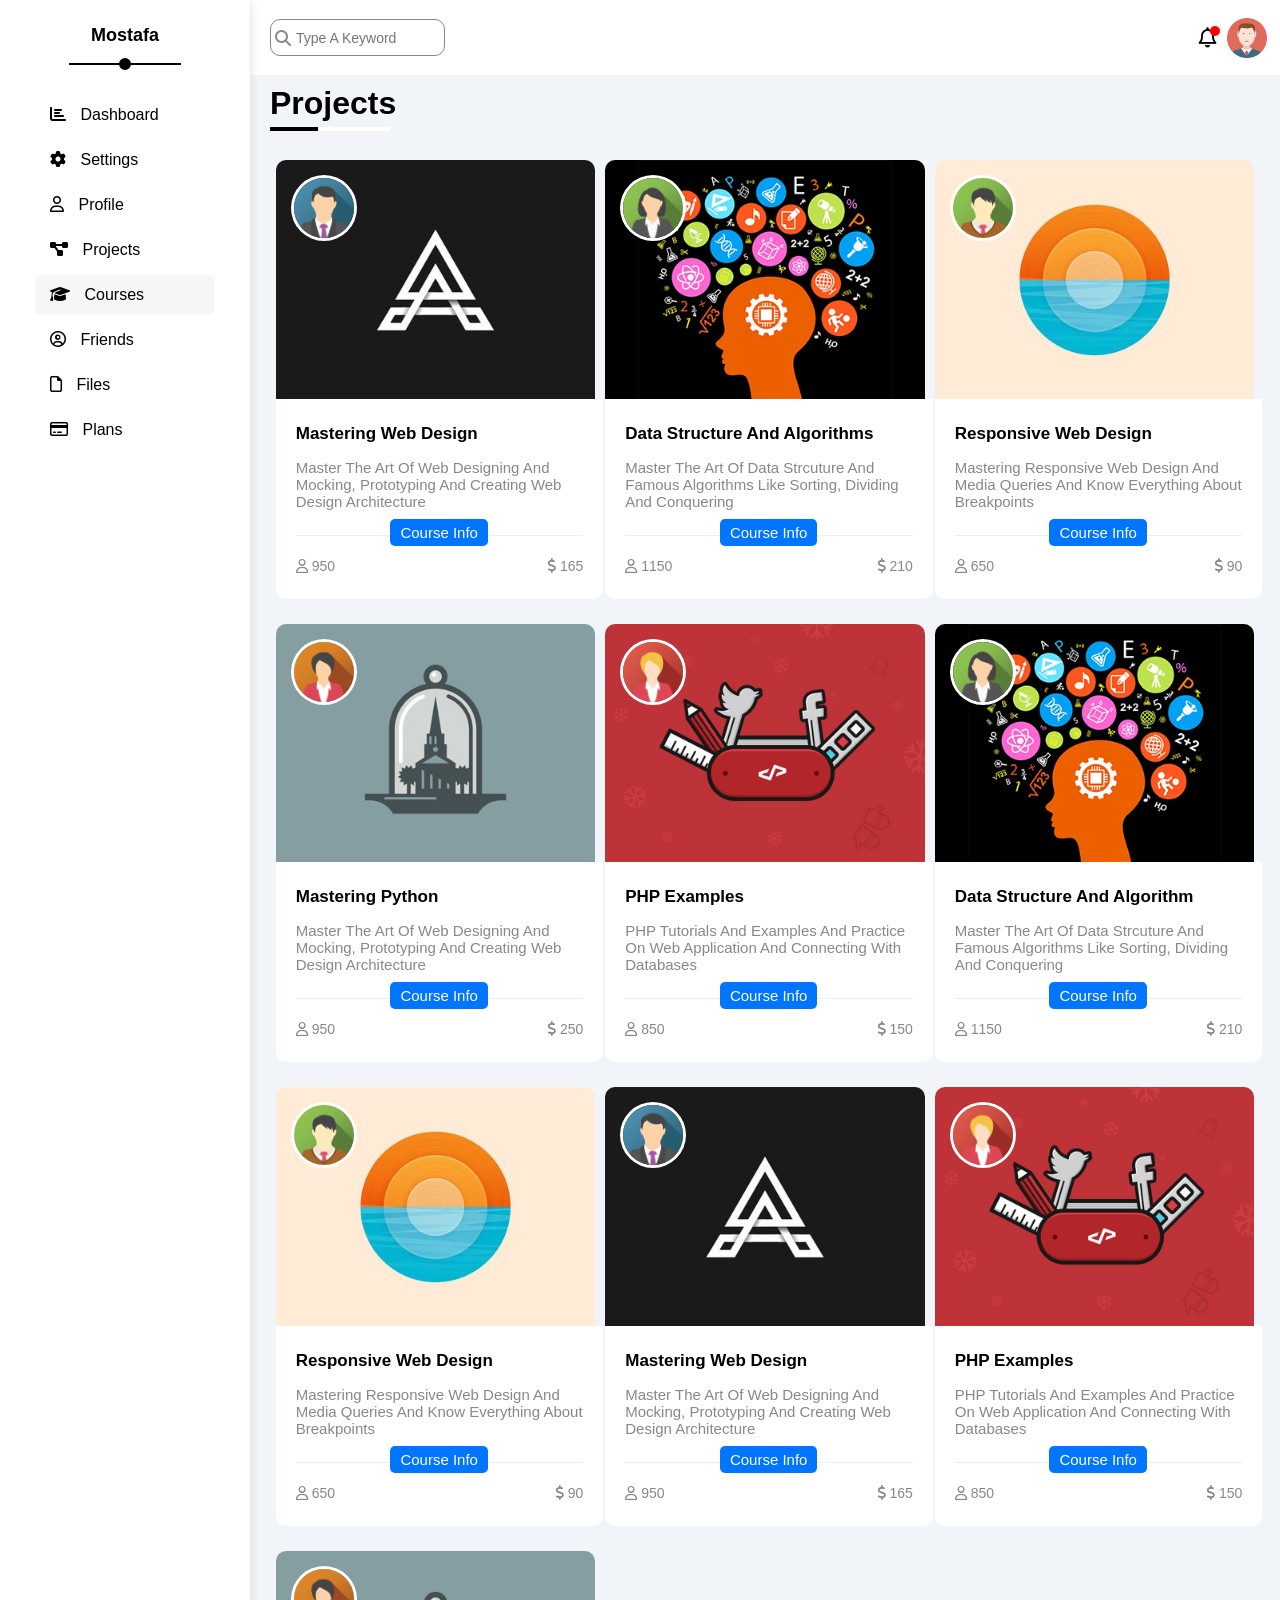
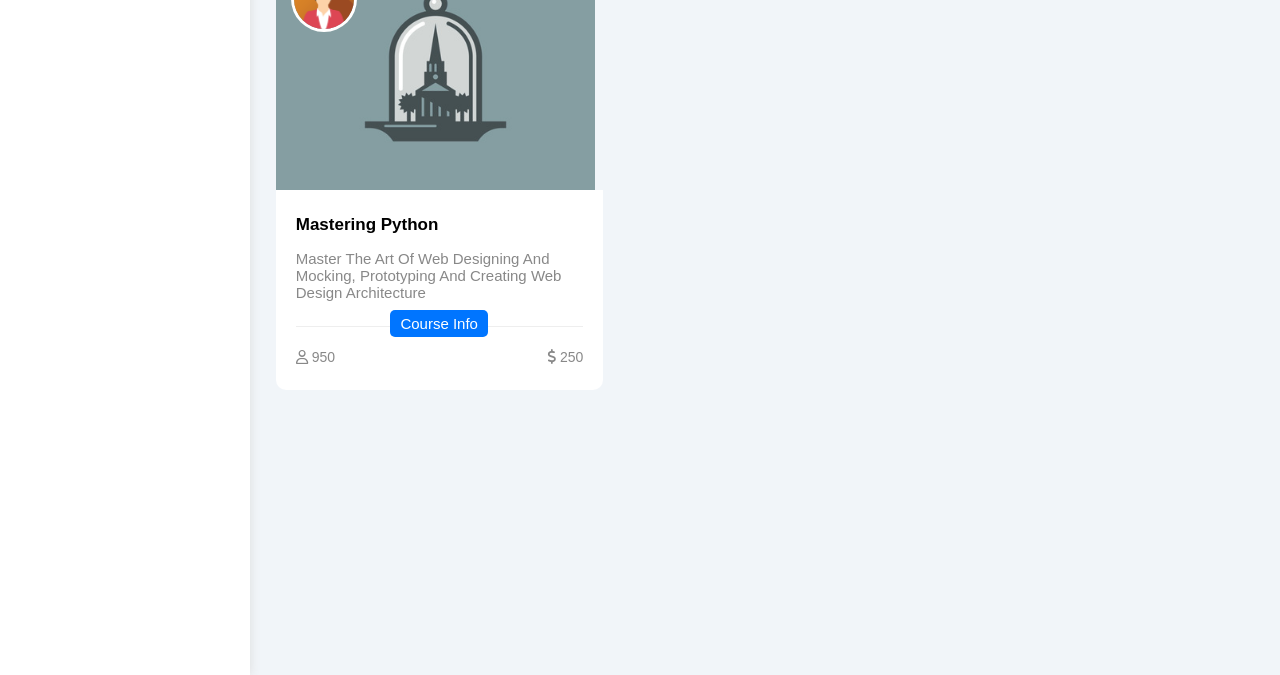
<file: courses.html>
<!DOCTYPE html>
<html lang="en">
    <head>
        <meta charset="UTF-8">
        <meta name="viewport" content="width=device-width, initial-scale=1.0">
        <!-- Normalize File -->
        <link rel="stylesheet" href="https://necolas.github.io/normalize.css/8.0.1/normalize.css">
        <meta name="author" content="Mostafa Hatem Ghonem">
        <!-- Font Awesome -->
        <link rel="stylesheet" href="https://cdnjs.cloudflare.com/ajax/libs/font-awesome/6.5.0/css/all.min.css">
      
        <link rel="stylesheet" href="./CSS/relative.css">
        <link rel="stylesheet" href="./CSS/courses.css">
        <title>Courses</title>
      </head>
<body>
       
  <!-- This is Main Page -->
  <!-- Start Project -->
  <div class="page">
    <!-- Start Aside -->
    <div class="aside">
      <div class="logo">
        Mostafa
      </div>
      <div class="links">
        <ul>
          <li><a href="./dashboard.html">
              <i class="fa-solid fa-chart-bar bar-dashboard"></i>
              <span>Dashboard</span>
            </a></li>
          <li><a href="./setting.html">
              <i class="fa-solid fa-gear bar-setting"></i>
              <span>Settings</span>
            </a></li>
          <li><a href="./profile.html">
              <i class="fa-regular fa-user bar-user"></i>
              <span>Profile</span>
            </a></li>
          <li><a href="./projects.html">
              <i class="fa-solid fa-diagram-project bar-project"></i>
              <span>Projects</span>
            </a></li>
          <li class="active"><a href="./courses.html">
              <i class="fa-solid fa-graduation-cap bar-courses"></i>
              <span>Courses</span>
            </a></li>
          <li><a href="./friends.html" >
              <i class="fa-regular fa-circle-user bar-friends"></i>
              <span>Friends</span>
            </a></li>
          <li><a href="./file.html" >
              <i class="fa-regular fa-file bar-file"></i>
              <span>Files</span>
            </a></li>
          <li><a href="./plane.html">
              <i class="fa-regular fa-credit-card bar-plane"></i>
              <span>Plans</span>
            </a></li>
      </div>
    </div>
    <!-- End Aside -->

    <div class="main">
        <!-- Start head -->
        <div class="head">
          <div class="search">
            <input type="search" placeholder="Type A Keyword">
          </div>
          <div class="user">
            <i class="fa-regular fa-bell bar-bell"></i>
            <img src="./Img/avatar.png" alt="avatar">
          </div>
        </div>
        <!-- End Head -->
  
        <!-- Start Title -->
        <div class="title">
          <h1>Projects</h1>
          <span></span>
        </div>
        <!-- End Title -->
  
        <!-- Start Container -->
         <div class="container-courcers">
            <!-- Start Mastering Web Design -->
             <div class="mastering-web cource">
                <div class="image-logo image">
                    <img src="./Img/course-01.jpg" alt="">
                    <img src="./Img/team-01.png" alt="">
                </div>
                <div class="info">
                    <div class="info-cource">
                    <h3>Mastering Web Design</h3>
                    <p>Master The Art Of Web Designing And Mocking,
                         Prototyping And Creating Web Design Architecture</p>
                </div>
                <div class="course">
                    Course Info
                </div> 
                <div class="member">
                    <div class="users user-1">
                        <i class="fa-regular fa-user"></i>
                        <span>950</span>
                    </div>
                    <div class="price user-1">
                        <i class="fa-solid fa-dollar-sign"></i>
                        <span>165</span>
                    </div>
                </div>
             </div> 
             </div>
            <!-- End Mastering Web Design -->
            <!-- Start Data Structure And Algorithms -->
             <div class="data-structure cource">
                <div class="image-logo image">
                    <img src="./Img/course-02.jpg" alt="">
                    <img src="./Img/team-02.png" alt="">
                </div>
                <div class="info">
                    <div class="info-cource">
                    <h3>Data Structure And Algorithms</h3>
                    <p>Master The Art Of Data Strcuture And Famous
                        Algorithms Like Sorting, Dividing And Conquering</p>
                </div>
                <div class="course">
                    Course Info
                </div> 
                <div class="member">
                    <div class="users user-1">
                        <i class="fa-regular fa-user"></i>
                        <span>1150</span>
                    </div>
                    <div class="price user-1">
                        <i class="fa-solid fa-dollar-sign"></i>
                        <span>210</span>
                    </div>
                </div>
             </div> 
             </div>
            <!-- End Data Structure And Algorithms -->
            <!-- Start Responsive Web Designn -->
             <div class="responsive-web cource">
                <div class="image-logo image">
                    <img src="./Img/course-03.jpg" alt="">
                    <img src="./Img/team-03.png" alt="">
                </div>
                <div class="info">
                    <div class="info-cource">
                    <h3>Responsive Web Design</h3>
                    <p>Mastering Responsive Web Design And Media Queries And Know Everything About Breakpoints</p>
                </div>
                <div class="course">
                    Course Info
                </div> 
                <div class="member">
                    <div class="users user-1">
                        <i class="fa-regular fa-user"></i>
                        <span>650</span>
                    </div>
                    <div class="price user-1">
                        <i class="fa-solid fa-dollar-sign"></i>
                        <span>90</span>
                    </div>
                </div>
             </div> 
             </div>
            <!-- End Responsive Web Design -->
            <!-- Start Mastering Python -->
             <div class="mastering-python cource">
                <div class="image-logo image">
                    <img src="./Img/course-04.jpg" alt="">
                    <img src="./Img/team-04.png" alt="">
                </div>
                <div class="info">
                    <div class="info-cource">
                    <h3>Mastering Python</h3>
                    <p>Master The Art Of Web Designing And Mocking,
                         Prototyping And Creating Web Design Architecture</p>
                </div>
                <div class="course">
                    Course Info
                </div> 
                <div class="member">
                    <div class="users user-1">
                        <i class="fa-regular fa-user"></i>
                        <span>950</span>
                    </div>
                    <div class="price user-1">
                        <i class="fa-solid fa-dollar-sign"></i>
                        <span>250</span>
                    </div>
                </div>
             </div> 
             </div>
            <!-- End Mastering Python -->
            <!-- Start PHP Examples -->
             <div class="php-examples cource">
                <div class="image-logo image">
                    <img src="./Img/course-05.jpg" alt="">
                    <img src="./Img/team-05.png" alt="">
                </div>
                <div class="info">
                    <div class="info-cource">
                    <h3>PHP Examples</h3>
                    <p>PHP Tutorials And Examples And Practice On Web Application And Connecting With Databases</p>
                </div>
                <div class="course">
                    Course Info
                </div> 
                <div class="member">
                    <div class="users user-1">
                        <i class="fa-regular fa-user"></i>
                        <span>850</span>
                    </div>
                    <div class="price user-1">
                        <i class="fa-solid fa-dollar-sign"></i>
                        <span>150</span>
                    </div>
                </div>
             </div> 
             </div>
            <!-- End PHP Examples -->
            <!-- Start Data Structure And Algorithm -->
             <div class="data-structure cource">
                <div class="image-logo image">
                    <img src="./Img/course-02.jpg" alt="">
                    <img src="./Img/team-02.png" alt="">
                </div>
                <div class="info">
                    <div class="info-cource">
                    <h3>Data Structure And Algorithm</h3>
                    <p>Master The Art Of Data Strcuture And Famous Algorithms Like Sorting, Dividing And Conquering</p>
                </div>
                <div class="course">
                    Course Info
                </div> 
                <div class="member">
                    <div class="users user-1">
                        <i class="fa-regular fa-user"></i>
                        <span>1150</span>
                    </div>
                    <div class="price user-1">
                        <i class="fa-solid fa-dollar-sign"></i>
                        <span>210</span>
                    </div>
                </div>
             </div> 
             </div>
            <!-- End Data Structure And Algorithm -->
            <!-- Start Responsive Web Designn -->
            <div class="responsive-web cource">
                <div class="image-logo image">
                    <img src="./Img/course-03.jpg" alt="">
                    <img src="./Img/team-03.png" alt="">
                </div>
                <div class="info">
                    <div class="info-cource">
                    <h3>Responsive Web Design</h3>
                    <p>Mastering Responsive Web Design And Media Queries And Know Everything About Breakpoints</p>
                </div>
                <div class="course">
                    Course Info
                </div> 
                <div class="member">
                    <div class="users user-1">
                        <i class="fa-regular fa-user"></i>
                        <span>650</span>
                    </div>
                    <div class="price user-1">
                        <i class="fa-solid fa-dollar-sign"></i>
                        <span>90</span>
                    </div>
                </div>
             </div> 
            </div>
            <!-- End Responsive Web Design -->
            <!-- Start Mastering Web Design -->
            <div class="mastering-web cource">
                <div class="image-logo image">
                    <img src="./Img/course-01.jpg" alt="">
                    <img src="./Img/team-01.png" alt="">
                </div>
                <div class="info">
                    <div class="info-cource">
                    <h3>Mastering Web Design</h3>
                    <p>Master The Art Of Web Designing And Mocking,
                         Prototyping And Creating Web Design Architecture</p>
                        </div>
                        <div class="course">
                            Course Info
                        </div> 
                        <div class="member">
                            <div class="users user-1">
                                <i class="fa-regular fa-user"></i>
                                <span>950</span>
                            </div>
                            <div class="price user-1">
                                <i class="fa-solid fa-dollar-sign"></i>
                                <span>165</span>
                            </div>
                        </div>
                    </div>
            </div> 
                    <!-- End Mastering Web Design -->
                    <!-- Start PHP Examples -->
                    <div class="php-examples cource">
                        <div class="image-logo image">
                            <img src="./Img/course-05.jpg" alt="">
                            <img src="./Img/team-05.png" alt="">
                        </div>
                        <div class="info">
                            <div class="info-cource">
                            <h3>PHP Examples</h3>
                            <p>PHP Tutorials And Examples And Practice On Web Application And Connecting With Databases</p>
                        </div>
                        <div class="course">
                            Course Info
                        </div> 
                        <div class="member">
                            <div class="users user-1">
                                <i class="fa-regular fa-user"></i>
                                <span>850</span>
                            </div>
                            <div class="price user-1">
                                <i class="fa-solid fa-dollar-sign"></i>
                                <span>150</span>
                            </div>
                        </div>
                     </div> 
                    </div>
                    <!-- End PHP Examples -->
                    <!-- Start Mastering Python -->
                    <div class="mastering-python cource">
                        <div class="image-logo image">
                            <img src="./Img/course-04.jpg" alt="">
                            <img src="./Img/team-04.png" alt="">
                        </div>
                        <div class="info">
                            <div class="info-cource">
                            <h3>Mastering Python</h3>
                            <p>Master The Art Of Web Designing And Mocking,
                         Prototyping And Creating Web Design Architecture</p>
                </div>
                <div class="course">
                    Course Info
                </div> 
                <div class="member">
                    <div class="users user-1">
                        <i class="fa-regular fa-user"></i>
                        <span>950</span>
                    </div>
                    <div class="price user-1">
                        <i class="fa-solid fa-dollar-sign"></i>
                        <span>250</span>
                    </div>
                </div>
             </div> 
                    </div>
            <!-- End Mastering Python -->
         </div>
</body>
</html>
</file>
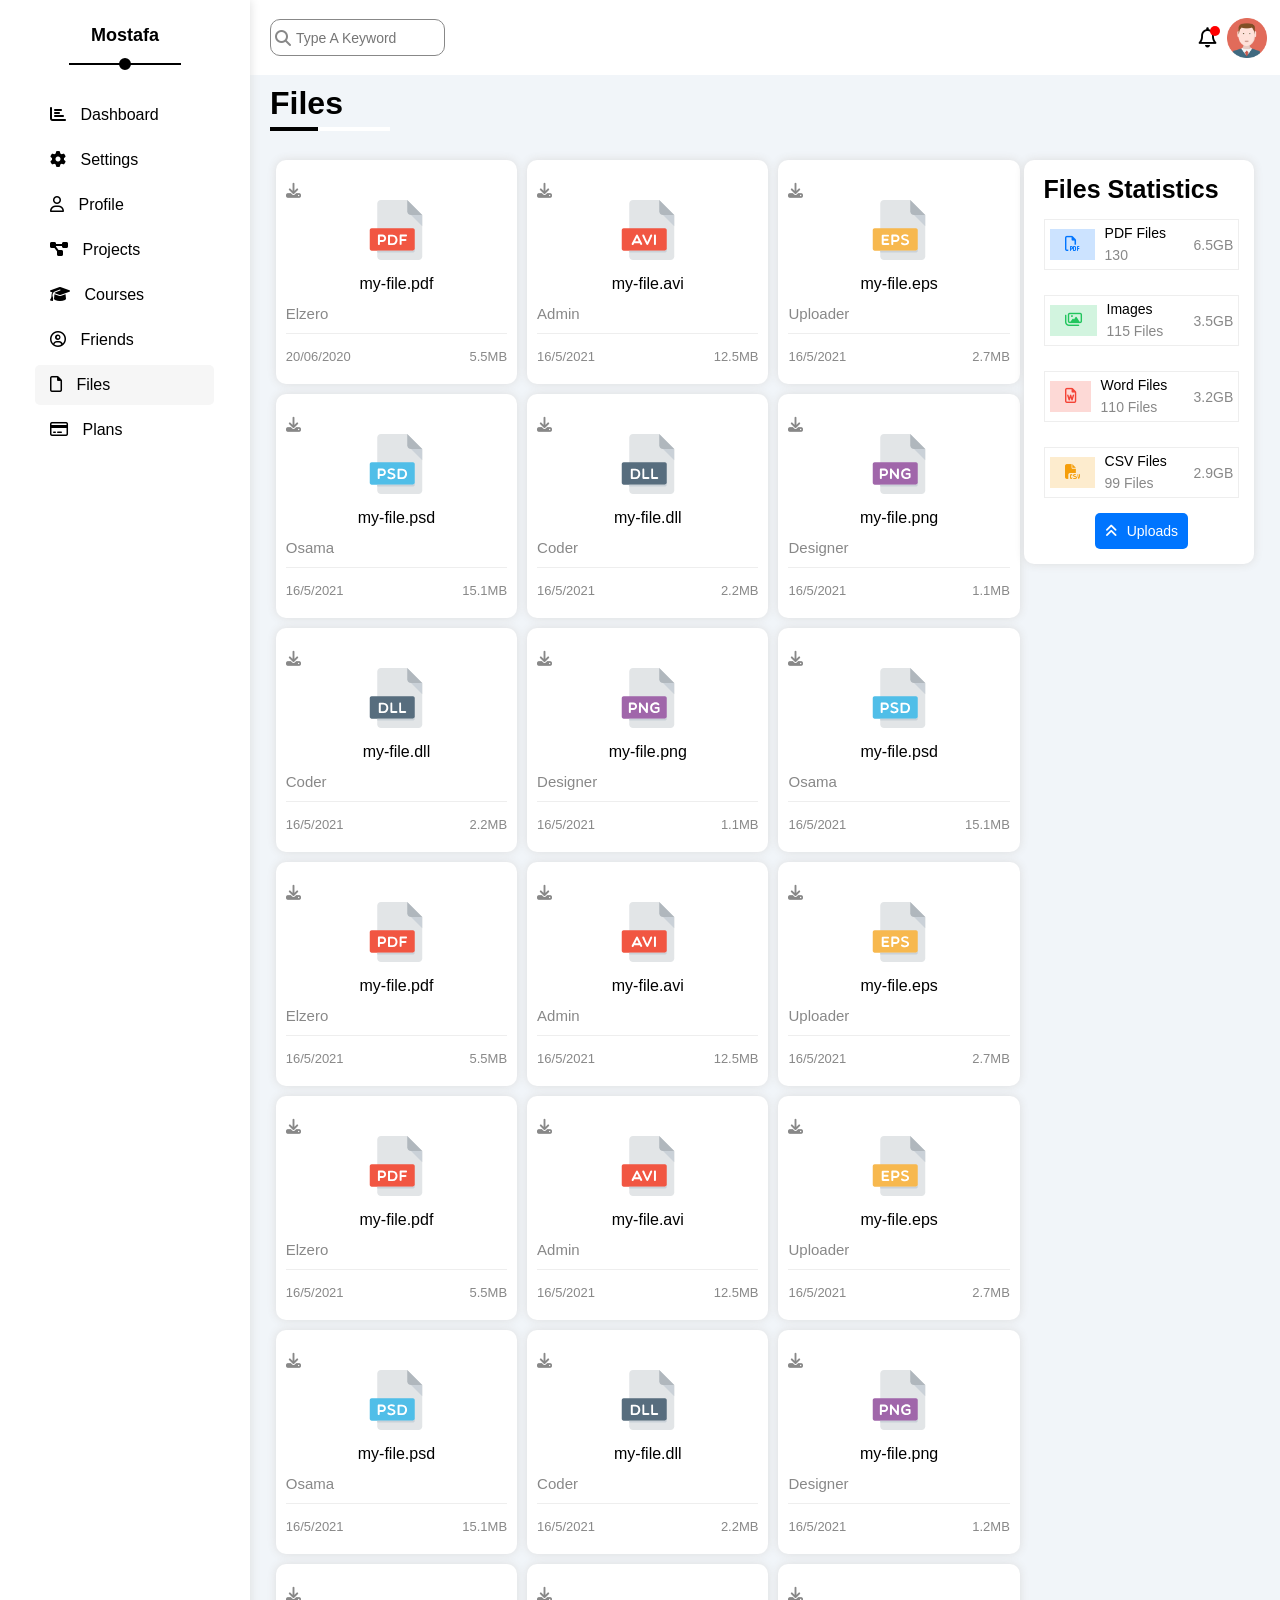
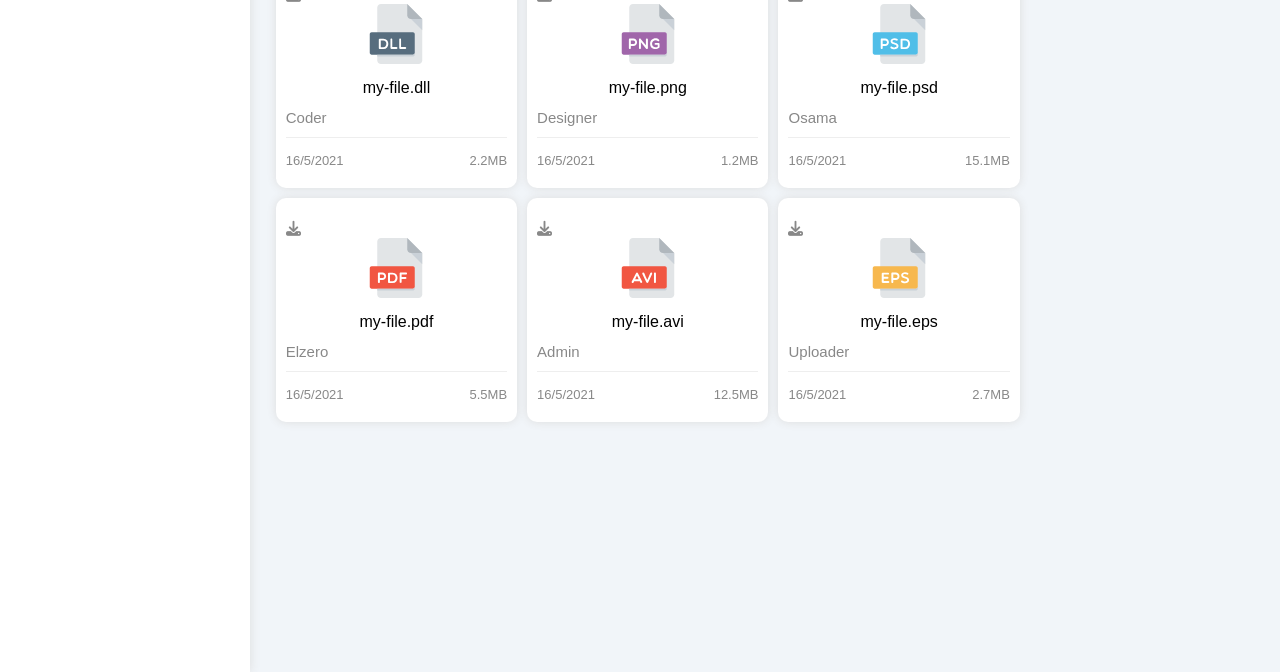
<file: file.html>
<!DOCTYPE html>
<html lang="en">

<head>
    <meta charset="UTF-8">
    <meta name="viewport" content="width=device-width, initial-scale=1.0">
    <!-- Normalize File -->
    <link rel="stylesheet" href="https://necolas.github.io/normalize.css/8.0.1/normalize.css">
    <meta name="author" content="Mostafa Hatem Ghonem">
    <!-- Font Awesome -->
    <link rel="stylesheet" href="https://cdnjs.cloudflare.com/ajax/libs/font-awesome/6.5.0/css/all.min.css">

    <link rel="stylesheet" href="./CSS/relative.css">
    <link rel="stylesheet" href="./CSS/file.css">
    <title>Files</title>
</head>

<body>
    <!-- This is Main Page -->
    <!-- Start Project -->
    <div class="page">
        <!-- Start Aside -->
        <div class="aside">
            <div class="logo">
                Mostafa
            </div>
            <div class="links">
                <ul>
                    <li><a href="./dashboard.html">
                            <i class="fa-solid fa-chart-bar bar-dashboard"></i>
                            <span>Dashboard</span>
                        </a></li>
                    <li><a href="./setting.html">
                            <i class="fa-solid fa-gear bar-setting"></i>
                            <span>Settings</span>
                        </a></li>
                    <li><a href="./profile.html">
                            <i class="fa-regular fa-user bar-user"></i>
                            <span>Profile</span>
                        </a></li>
                    <li><a href="./projects.html">
                            <i class="fa-solid fa-diagram-project bar-project"></i>
                            <span>Projects</span>
                        </a></li>
                    <li><a href="./courses.html">
                            <i class="fa-solid fa-graduation-cap bar-courses"></i>
                            <span>Courses</span>
                        </a></li>
                    <li><a href="./friends.html">
                            <i class="fa-regular fa-circle-user bar-friends"></i>
                            <span>Friends</span>
                        </a></li>
                    <li class="active"><a href="./file.html">
                            <i class="fa-regular fa-file bar-file"></i>
                            <span>Files</span>
                        </a></li>
                    <li><a href="./plane.html">
                            <i class="fa-regular fa-credit-card bar-plane"></i>
                            <span>Plans</span>
                        </a></li>
            </div>
        </div>
        <!-- End Aside -->

        <div class="main">
            <!-- Start head -->
            <div class="head">
                <div class="search">
                    <input type="search" placeholder="Type A Keyword">
                </div>
                <div class="user">
                    <i class="fa-regular fa-bell bar-bell"></i>
                    <img src="./Img/avatar.png" alt="avatar">
                </div>
            </div>
            <!-- End Head -->

            <!-- Start Title -->
            <div class="title">
                <h1>Files</h1>
                <span></span>
            </div>
            <!-- End Title -->
            <!-- Start Container -->
            <div class="container-files">
                <div class="files">
                    <div class="file">
                        <div class="main-file">
                            <div class="download">
                                <i class="fa-solid fa-download c-grey p-absolute"></i>
                            </div>
                            <div class="info-file">
                                <img src="./Img/pdf.svg" alt="">
                                <span>my-file.pdf</span>
                            </div>
                            <div class="name">
                                Elzero
                            </div>
                        </div>
                        <div class="bottom-file">
                            <span class="data">20/06/2020</span>
                            <span class="size">5.5MB</span>
                        </div>
                    </div>
                    <div class="file">
                        <div class="main-file">
                            <div class="download">
                                <i class="fa-solid fa-download c-grey p-absolute"></i>
                            </div>
                            <div class="info-file">
                                <img src="./Img/avi.svg" alt="">
                                <span>my-file.avi</span>
                            </div>
                            <div class="name">
                                Admin
                            </div>
                        </div>
                        <div class="bottom-file">
                            <span class="data">16/5/2021</span>
                            <span class="size">12.5MB</span>
                        </div>
                    </div>
                    <div class="file">
                        <div class="main-file">
                            <div class="download">
                                <i class="fa-solid fa-download c-grey p-absolute"></i>
                            </div>
                            <div class="info-file">
                                <img src="./Img/eps.svg" alt="">
                                <span>my-file.eps</span>
                            </div>
                            <div class="name">
                                Uploader
                            </div>
                        </div>
                        <div class="bottom-file">
                            <span class="data">16/5/2021</span>
                            <span class="size">2.7MB</span>
                        </div>
                    </div>
                    <div class="file">
                        <div class="main-file">
                            <div class="download">
                                <i class="fa-solid fa-download c-grey p-absolute"></i>
                            </div>
                            <div class="info-file">
                                <img src="./Img/psd.svg" alt="">
                                <span>my-file.psd</span>
                            </div>
                            <div class="name">
                                Osama
                            </div>
                        </div>
                        <div class="bottom-file">
                            <span class="data">16/5/2021</span>
                            <span class="size">15.1MB</span>
                        </div>
                    </div>
                    <div class="file">
                        <div class="main-file">
                            <div class="download">
                                <i class="fa-solid fa-download c-grey p-absolute"></i>
                            </div>
                            <div class="info-file">
                                <img src="./Img/dll.svg" alt="">
                                <span>my-file.dll</span>
                            </div>
                            <div class="name">
                                Coder
                            </div>
                        </div>
                        <div class="bottom-file">
                            <span class="data">16/5/2021</span>
                            <span class="size">2.2MB</span>
                        </div>
                    </div>
                    <div class="file">
                        <div class="main-file">
                            <div class="download">
                                <i class="fa-solid fa-download c-grey p-absolute"></i>
                            </div>
                            <div class="info-file">
                                <img src="./Img/png.svg" alt="">
                                <span>my-file.png</span>
                            </div>
                            <div class="name">
                                Designer
                            </div>
                        </div>
                        <div class="bottom-file">
                            <span class="data">16/5/2021</span>
                            <span class="size">1.1MB</span>
                        </div>
                    </div>
                    <div class="file">
                        <div class="main-file">
                            <div class="download">
                                <i class="fa-solid fa-download c-grey p-absolute"></i>
                            </div>
                            <div class="info-file">
                                <img src="./Img/dll.svg" alt="">
                                <span>my-file.dll</span>
                            </div>
                            <div class="name">
                                Coder
                            </div>
                        </div>
                        <div class="bottom-file">
                            <span class="data">16/5/2021</span>
                            <span class="size">2.2MB</span>
                        </div>
                    </div>
                    <div class="file">
                        <div class="main-file">
                            <div class="download">
                                <i class="fa-solid fa-download c-grey p-absolute"></i>
                            </div>
                            <div class="info-file">
                                <img src="./Img/png.svg" alt="">
                                <span>my-file.png</span>
                            </div>
                            <div class="name">
                                Designer
                            </div>
                        </div>
                        <div class="bottom-file">
                            <span class="data">16/5/2021</span>
                            <span class="size">1.1MB</span>
                        </div>
                    </div>
                    <div class="file">
                        <div class="main-file">
                            <div class="download">
                                <i class="fa-solid fa-download c-grey p-absolute"></i>
                            </div>
                            <div class="info-file">
                                <img src="./Img/psd.svg" alt="">
                                <span>my-file.psd</span>
                            </div>
                            <div class="name">
                                Osama
                            </div>
                        </div>
                        <div class="bottom-file">
                            <span class="data">16/5/2021</span>
                            <span class="size">15.1MB</span>
                        </div>
                    </div>
                    <div class="file">
                        <div class="main-file">
                            <div class="download">
                                <i class="fa-solid fa-download c-grey p-absolute"></i>
                            </div>
                            <div class="info-file">
                                <img src="./Img/pdf.svg" alt="">
                                <span>my-file.pdf</span>
                            </div>
                            <div class="name">
                                Elzero
                            </div>
                        </div>
                        <div class="bottom-file">
                            <span class="data">16/5/2021</span>
                            <span class="size">5.5MB</span>
                        </div>
                    </div>
                    <div class="file">
                        <div class="main-file">
                            <div class="download">
                                <i class="fa-solid fa-download c-grey p-absolute"></i>
                            </div>
                            <div class="info-file">
                                <img src="./Img/avi.svg" alt="">
                                <span>my-file.avi</span>
                            </div>
                            <div class="name">
                                Admin
                            </div>
                        </div>
                        <div class="bottom-file">
                            <span class="data">16/5/2021</span>
                            <span class="size">12.5MB</span>
                        </div>
                    </div>
                    <div class="file">
                        <div class="main-file">
                            <div class="download">
                                <i class="fa-solid fa-download c-grey p-absolute"></i>
                            </div>
                            <div class="info-file">
                                <img src="./Img/eps.svg" alt="">
                                <span>my-file.eps</span>
                            </div>
                            <div class="name">
                                Uploader
                            </div>
                        </div>
                        <div class="bottom-file">
                            <span class="data">16/5/2021</span>
                            <span class="size">2.7MB</span>
                        </div>
                    </div>
                    <div class="file">
                        <div class="main-file">
                            <div class="download">
                                <i class="fa-solid fa-download c-grey p-absolute"></i>
                            </div>
                            <div class="info-file">
                                <img src="./Img/pdf.svg" alt="">
                                <span>my-file.pdf</span>
                            </div>
                            <div class="name">
                                Elzero
                            </div>
                        </div>
                        <div class="bottom-file">
                            <span class="data">16/5/2021</span>
                            <span class="size">5.5MB</span>
                        </div>
                    </div>
                    <div class="file">
                        <div class="main-file">
                            <div class="download">
                                <i class="fa-solid fa-download c-grey p-absolute"></i>
                            </div>
                            <div class="info-file">
                                <img src="./Img/avi.svg" alt="">
                                <span>my-file.avi</span>
                            </div>
                            <div class="name">
                                Admin
                            </div>
                        </div>
                        <div class="bottom-file">
                            <span class="data">16/5/2021</span>
                            <span class="size">12.5MB</span>
                        </div>
                    </div>
                    <div class="file">
                        <div class="main-file">
                            <div class="download">
                                <i class="fa-solid fa-download c-grey p-absolute"></i>
                            </div>
                            <div class="info-file">
                                <img src="./Img/eps.svg" alt="">
                                <span>my-file.eps</span>
                            </div>
                            <div class="name">
                                Uploader
                            </div>
                        </div>
                        <div class="bottom-file">
                            <span class="data">16/5/2021</span>
                            <span class="size">2.7MB</span>
                        </div>
                    </div>
                    <div class="file">
                        <div class="main-file">
                            <div class="download">
                                <i class="fa-solid fa-download c-grey p-absolute"></i>
                            </div>
                            <div class="info-file">
                                <img src="./Img/psd.svg" alt="">
                                <span>my-file.psd</span>
                            </div>
                            <div class="name">
                                Osama
                            </div>
                        </div>
                        <div class="bottom-file">
                            <span class="data">16/5/2021</span>
                            <span class="size">15.1MB</span>
                        </div>
                    </div>
                    <div class="file">
                        <div class="main-file">
                            <div class="download">
                                <i class="fa-solid fa-download c-grey p-absolute"></i>
                            </div>
                            <div class="info-file">
                                <img src="./Img/dll.svg" alt="">
                                <span>my-file.dll</span>
                            </div>
                            <div class="name">
                                Coder
                            </div>
                        </div>
                        <div class="bottom-file">
                            <span class="data">16/5/2021</span>
                            <span class="size">2.2MB</span>
                        </div>
                    </div>
                    <div class="file">
                        <div class="main-file">
                            <div class="download">
                                <i class="fa-solid fa-download c-grey p-absolute"></i>
                            </div>
                            <div class="info-file">
                                <img src="./Img/png.svg" alt="">
                                <span>my-file.png</span>
                            </div>
                            <div class="name">
                                Designer
                            </div>
                        </div>
                        <div class="bottom-file">
                            <span class="data">16/5/2021</span>
                            <span class="size">1.2MB</span>
                        </div>
                    </div>
                    <div class="file">
                        <div class="main-file">
                            <div class="download">
                                <i class="fa-solid fa-download c-grey p-absolute"></i>
                            </div>
                            <div class="info-file">
                                <img src="./Img/dll.svg" alt="">
                                <span>my-file.dll</span>
                            </div>
                            <div class="name">
                                Coder
                            </div>
                        </div>
                        <div class="bottom-file">
                            <span class="data">16/5/2021</span>
                            <span class="size">2.2MB</span>
                        </div>
                    </div>
                    <div class="file">
                        <div class="main-file">
                            <div class="download">
                                <i class="fa-solid fa-download c-grey p-absolute"></i>
                            </div>
                            <div class="info-file">
                                <img src="./Img/png.svg" alt="">
                                <span>my-file.png</span>
                            </div>
                            <div class="name">
                                Designer
                            </div>
                        </div>
                        <div class="bottom-file">
                            <span class="data">16/5/2021</span>
                            <span class="size">1.2MB</span>
                        </div>
                    </div>
                    <div class="file">
                        <div class="main-file">
                            <div class="download">
                                <i class="fa-solid fa-download c-grey p-absolute"></i>
                            </div>
                            <div class="info-file">
                                <img src="./Img/psd.svg" alt="">
                                <span>my-file.psd</span>
                            </div>
                            <div class="name">
                                Osama
                            </div>
                        </div>
                        <div class="bottom-file">
                            <span class="data">16/5/2021</span>
                            <span class="size">15.1MB</span>
                        </div>
                    </div>
                    <div class="file">
                        <div class="main-file">
                            <div class="download">
                                <i class="fa-solid fa-download c-grey p-absolute"></i>
                            </div>
                            <div class="info-file">
                                <img src="./Img/pdf.svg" alt="">
                                <span>my-file.pdf</span>
                            </div>
                            <div class="name">
                                Elzero
                            </div>
                        </div>
                        <div class="bottom-file">
                            <span class="data">16/5/2021</span>
                            <span class="size">5.5MB</span>
                        </div>
                    </div>
                    <div class="file">
                        <div class="main-file">
                            <div class="download">
                                <i class="fa-solid fa-download c-grey p-absolute"></i>
                            </div>
                            <div class="info-file">
                                <img src="./Img/avi.svg" alt="">
                                <span>my-file.avi</span>
                            </div>
                            <div class="name">
                                Admin
                            </div>
                        </div>
                        <div class="bottom-file">
                            <span class="data">16/5/2021</span>
                            <span class="size">12.5MB</span>
                        </div>
                    </div>
                    <div class="file">
                        <div class="main-file">
                            <div class="download">
                                <i class="fa-solid fa-download c-grey p-absolute"></i>
                            </div>
                            <div class="info-file">
                                <img src="./Img/eps.svg" alt="">
                                <span>my-file.eps</span>
                            </div>
                            <div class="name">
                                Uploader
                            </div>
                        </div>
                        <div class="bottom-file">
                            <span class="data">16/5/2021</span>
                            <span class="size">2.7MB</span>
                        </div>
                    </div>
                </div>
                <div class="statistics">
                    <h3>Files Statistics</h3>
                    <div class="lists">
                        <div class="list">
                            <div class="info">
                                <i class="fa-regular fa-file-pdf fa-lg blue center-flex c-blue icon"></i>
                                <div class="info-list">
                                    <h4>PDF Files</h4>
                                    <span>130</span>
                                </div>
                            </div>
                            <span class="size-of">6.5GB</span>
                        </div>
                        <div class="list">
                            <div class="info">
                                <i class="fa-regular fa-images fa-lg green center-flex c-green icon"></i>
                                <div class="info-list">
                                    <h4>Images</h4>
                                    <span>115 Files</span>
                                </div>
                            </div>
                            <span class="size-of">3.5GB</span>
                        </div>
                        <div class="list">
                            <div class="info">
                                <i class="fa-regular fa-file-word fa-lg red center-flex c-red icon"></i>
                                <div class="info-list">
                                    <h4>Word Files</h4>
                                    <span>110 Files</span>
                                </div>
                            </div>
                            <span class="size-of">3.2GB</span>
                        </div>
                        <div class="list">
                            <div class="info">
                                <i class="fa-solid fa-file-csv fa-lg orange center-flex c-orange icon"></i>
                                <div class="info-list">
                                    <h4>CSV Files</h4>
                                    <span>99 Files</span>
                                </div>
                            </div>
                            <span class="size-of">2.9GB</span>
                        </div>
                    </div>
                    <div class="uploads">
                        <a href="./file.html"><i class="fa-solid fa-angles-up mr-10"></i> Uploads</a>
                    </div>
                </div>
            </div>
        </div>
    </div>
</body>
</html>
</file>
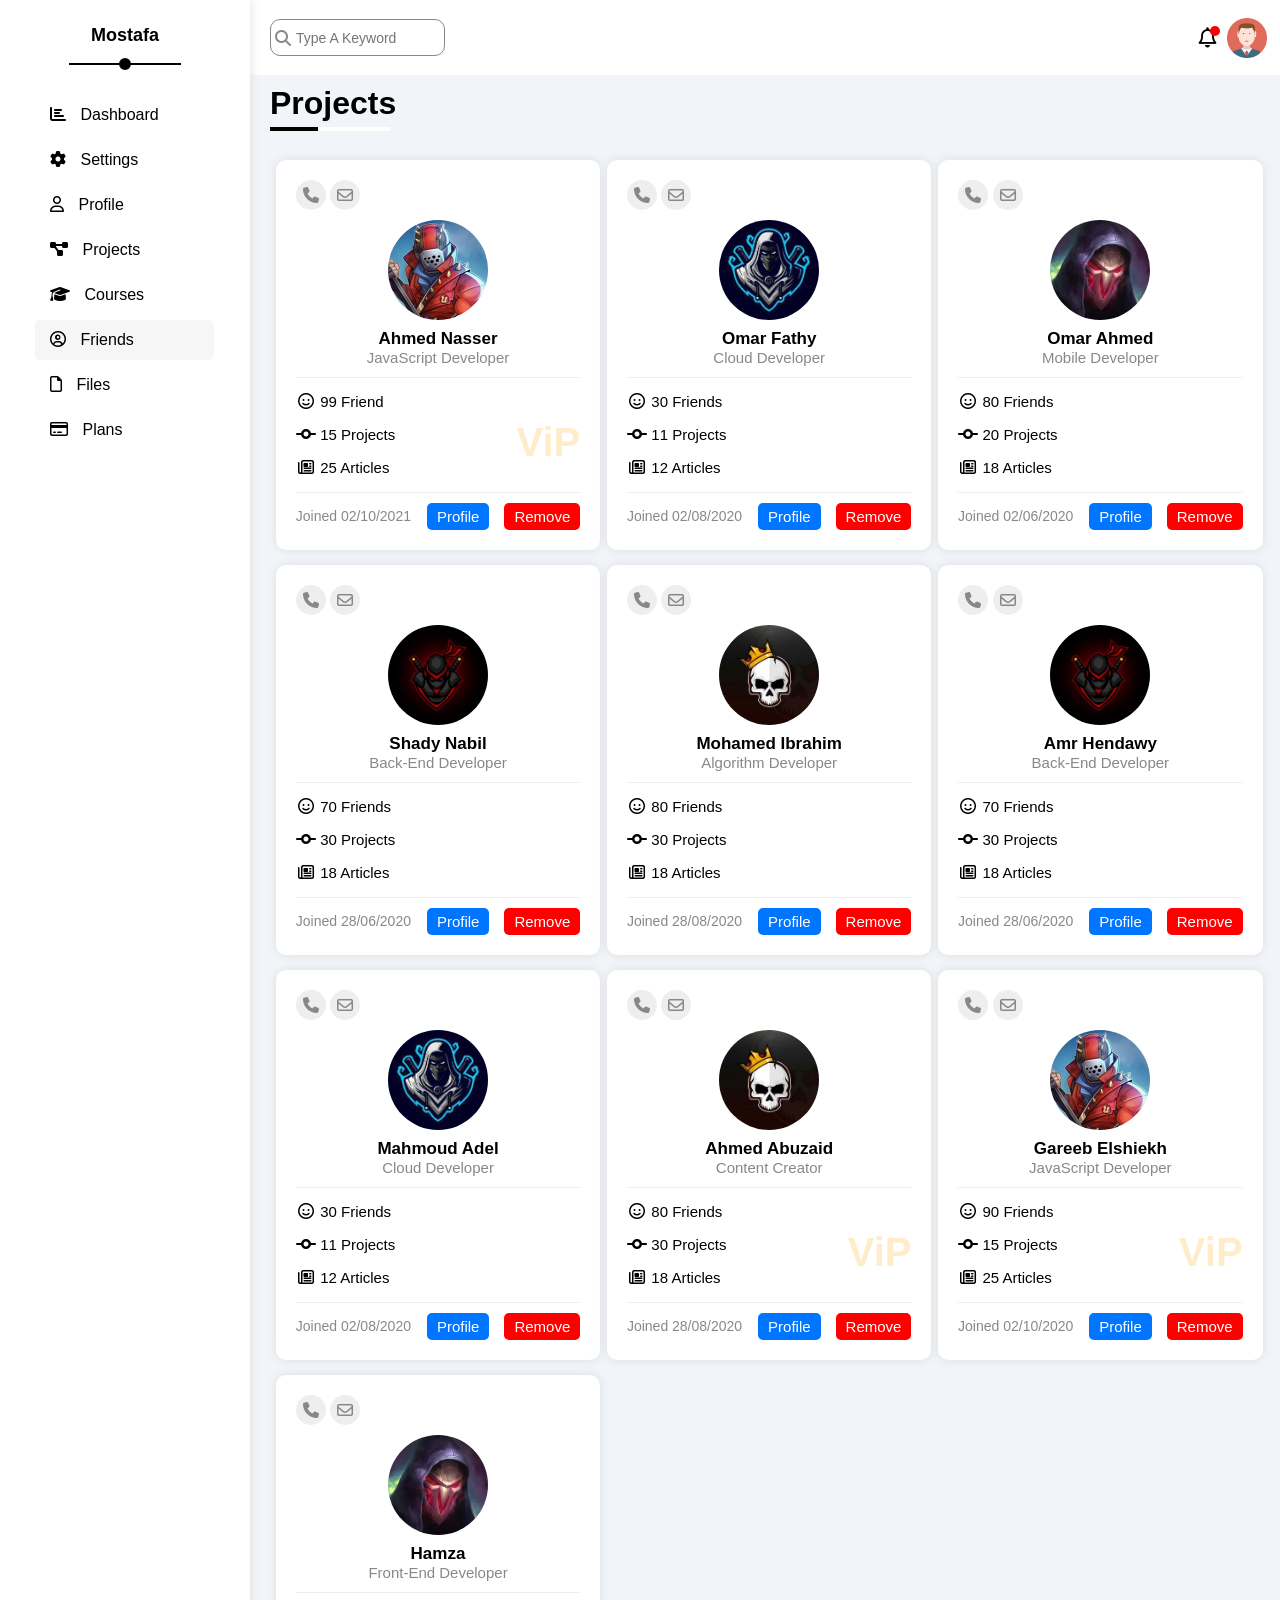
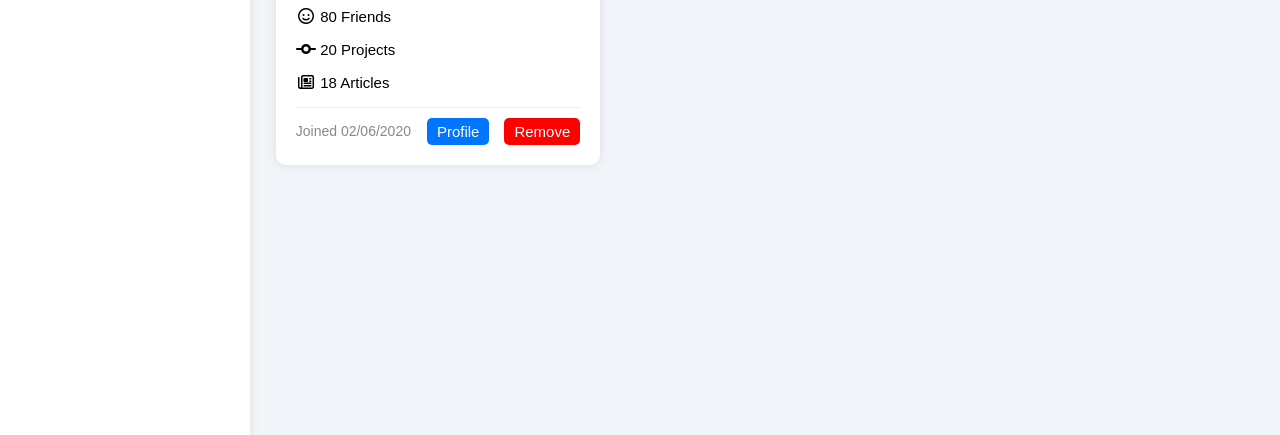
<file: friends.html>
<!DOCTYPE html>
<html lang="en">
    <head>
        <meta charset="UTF-8">
        <meta name="viewport" content="width=device-width, initial-scale=1.0">
        <!-- Normalize File -->
        <link rel="stylesheet" href="https://necolas.github.io/normalize.css/8.0.1/normalize.css">
        <meta name="author" content="Mostafa Hatem Ghonem">
        <!-- Font Awesome -->
        <link rel="stylesheet" href="https://cdnjs.cloudflare.com/ajax/libs/font-awesome/6.5.0/css/all.min.css">
      
        <link rel="stylesheet" href="./CSS/relative.css">
        <link rel="stylesheet" href="./CSS/frindes.css">
        <title>Friends</title>
      </head>
<body>
           
  <!-- This is Main Page -->
  <!-- Start Project -->
  <div class="page">
    <!-- Start Aside -->
    <div class="aside">
      <div class="logo">
        Mostafa
      </div>
      <div class="links">
        <ul>
          <li><a href="./dashboard.html">
              <i class="fa-solid fa-chart-bar bar-dashboard"></i>
              <span>Dashboard</span>
            </a></li>
          <li><a href="./setting.html">
              <i class="fa-solid fa-gear bar-setting"></i>
              <span>Settings</span>
            </a></li>
          <li><a href="./profile.html">
              <i class="fa-regular fa-user bar-user"></i>
              <span>Profile</span>
            </a></li>
          <li><a href="./projects.html">
              <i class="fa-solid fa-diagram-project bar-project"></i>
              <span>Projects</span>
            </a></li>
          <li><a href="./courses.html">
              <i class="fa-solid fa-graduation-cap bar-courses"></i>
              <span>Courses</span>
            </a></li>
          <li class="active"><a href="./friends.html" >
              <i class="fa-regular fa-circle-user bar-friends"></i>
              <span>Friends</span>
            </a></li>
          <li><a href="./file.html" >
              <i class="fa-regular fa-file bar-file"></i>
              <span>Files</span>
            </a></li>
          <li><a href="./plane.html">
              <i class="fa-regular fa-credit-card bar-plane"></i>
              <span>Plans</span>
            </a></li>
      </div>
    </div>
    <!-- End Aside -->

    <div class="main">
        <!-- Start head -->
        <div class="head">
          <div class="search">
            <input type="search" placeholder="Type A Keyword">
          </div>
          <div class="user">
            <i class="fa-regular fa-bell bar-bell"></i>
            <img src="./Img/avatar.png" alt="avatar">
          </div>
        </div>
        <!-- End Head -->
  
        <!-- Start Title -->
        <div class="title">
          <h1>Projects</h1>
          <span></span>
        </div>
        <!-- End Title -->
  
        <!-- Start Container -->
         <div class="container-frindes">
            <div class="secion-friend">
                <div class="contact">
                    <i class="fa-solid fa-phone"></i>
                    <i class="fa-regular fa-envelope"></i>
                </div>
                <div class="profile">
                    <div class="image">
                        <img src="./Img/friend-01.jpg" alt="">
                    </div>
                    <div class="title-name">
                        <h3>Ahmed Nasser</h3>
                        <span>JavaScript Developer</span>
                    </div>
                </div>
                <div class="status">
                    <div class="lists">
                        <div class="status-list">
                            <i class="fa-regular fa-face-smile fa-fw"></i>
                            <span> 99 Friend</span>
                        </div>
                        <div class="status-list">
                            <i class="fa-solid fa-code-commit fa-fw"></i>
                            <span> 15 Projects</span>
                        </div>
                        <div class="status-list">
                            <i class="fa-regular fa-newspaper fa-fw"></i>
                            <span> 25 Articles</span>
                        </div>
                    </div>
                    <div class="vip">
                        ViP
                    </div>
                </div>
                <div class="control-section">
                    <div class="joined">Joined 02/10/2021</div>
                    <div class="control">
                        <a href="./profile.html">Profile</a>
                        <a href="./friends.html">Remove</a>
                    </div>
                </div>
            </div>
            <div class="secion-friend">
                <div class="contact">
                    <i class="fa-solid fa-phone"></i>
                    <i class="fa-regular fa-envelope"></i>
                </div>
                <div class="profile">
                    <div class="image">
                        <img src="./Img/friend-02.jpg" alt="">
                    </div>
                    <div class="title-name">
                        <h3>Omar Fathy</h3>
                        <span>Cloud Developer</span>
                    </div>
                </div>
                <div class="status">
                    <div class="lists">
                        <div class="status-list">
                            <i class="fa-regular fa-face-smile fa-fw"></i>
                            <span> 30 Friends</span>
                        </div>
                        <div class="status-list">
                            <i class="fa-solid fa-code-commit fa-fw"></i>
                            <span> 11 Projects</span>
                        </div>
                        <div class="status-list">
                            <i class="fa-regular fa-newspaper fa-fw"></i>
                            <span> 12 Articles</span>
                        </div>
                    </div>
                    <div class="vip">
                        
                    </div>
                </div>
                <div class="control-section">
                    <div class="joined">Joined 02/08/2020</div>
                    <div class="control">
                        <a href="./profile.html">Profile</a>
                        <a href="./friends.html">Remove</a>
                    </div>
                </div>
            </div>
            <div class="secion-friend">
                <div class="contact">
                    <i class="fa-solid fa-phone"></i>
                    <i class="fa-regular fa-envelope"></i>
                </div>
                <div class="profile">
                    <div class="image">
                        <img src="./Img/friend-03.jpg" alt="">
                    </div>
                    <div class="title-name">
                        <h3>Omar Ahmed</h3>
                        <span>Mobile Developer</span>
                    </div>
                </div>
                <div class="status">
                    <div class="lists">
                        <div class="status-list">
                            <i class="fa-regular fa-face-smile fa-fw"></i>
                            <span> 80 Friends</span>
                        </div>
                        <div class="status-list">
                            <i class="fa-solid fa-code-commit fa-fw"></i>
                            <span> 20 Projects</span>
                        </div>
                        <div class="status-list">
                            <i class="fa-regular fa-newspaper fa-fw"></i>
                            <span> 18 Articles</span>
                        </div>
                    </div>
                    <div class="vip">

                    </div>
                </div>
                <div class="control-section">
                    <div class="joined">Joined 02/06/2020</div>
                    <div class="control">
                        <a href="./profile.html">Profile</a>
                        <a href="./friends.html">Remove</a>
                    </div>
                </div>
            </div>
            <div class="secion-friend">
                <div class="contact">
                    <i class="fa-solid fa-phone"></i>
                    <i class="fa-regular fa-envelope"></i>
                </div>
                <div class="profile">
                    <div class="image">
                        <img src="./Img/friend-04.jpg" alt="">
                    </div>
                    <div class="title-name">
                        <h3>Shady Nabil</h3>
                        <span>Back-End Developer</span>
                    </div>
                </div>
                <div class="status">
                    <div class="lists">
                        <div class="status-list">
                            <i class="fa-regular fa-face-smile fa-fw"></i>
                            <span> 70 Friends</span>
                        </div>
                        <div class="status-list">
                            <i class="fa-solid fa-code-commit fa-fw"></i>
                            <span> 30 Projects</span>
                        </div>
                        <div class="status-list">
                            <i class="fa-regular fa-newspaper fa-fw"></i>
                            <span> 18 Articles</span>
                        </div>
                    </div>
                    <div class="vip">
                        
                    </div>
                </div>
                <div class="control-section">
                    <div class="joined">Joined 28/06/2020</div>
                    <div class="control">
                        <a href="./profile.html">Profile</a>
                        <a href="./friends.html">Remove</a>
                    </div>
                </div>
            </div>
            <div class="secion-friend">
                <div class="contact">
                    <i class="fa-solid fa-phone"></i>
                    <i class="fa-regular fa-envelope"></i>
                </div>
                <div class="profile">
                    <div class="image">
                        <img src="./Img/friend-05.jpg" alt="">
                    </div>
                    <div class="title-name">
                        <h3>Mohamed Ibrahim</h3>
                        <span>Algorithm Developer</span>
                    </div>
                </div>
                <div class="status">
                    <div class="lists">
                        <div class="status-list">
                            <i class="fa-regular fa-face-smile fa-fw"></i>
                            <span> 80 Friends</span>
                        </div>
                        <div class="status-list">
                            <i class="fa-solid fa-code-commit fa-fw"></i>
                            <span> 30 Projects</span>
                        </div>
                        <div class="status-list">
                            <i class="fa-regular fa-newspaper fa-fw"></i>
                            <span> 18 Articles</span>
                        </div>
                    </div>
                    <div class="vip">
                        
                    </div>
                </div>
                <div class="control-section">
                    <div class="joined">Joined 28/08/2020</div>
                    <div class="control">
                        <a href="./profile.html">Profile</a>
                        <a href="./friends.html">Remove</a>
                    </div>
                </div>
            </div>
            <div class="secion-friend">
                <div class="contact">
                    <i class="fa-solid fa-phone"></i>
                    <i class="fa-regular fa-envelope"></i>
                </div>
                <div class="profile">
                    <div class="image">
                        <img src="./Img/friend-04.jpg" alt="">
                    </div>
                    <div class="title-name">
                        <h3>Amr Hendawy</h3>
                        <span>Back-End Developer</span>
                    </div>
                </div>
                <div class="status">
                    <div class="lists">
                        <div class="status-list">
                            <i class="fa-regular fa-face-smile fa-fw"></i>
                            <span> 70 Friends</span>
                        </div>
                        <div class="status-list">
                            <i class="fa-solid fa-code-commit fa-fw"></i>
                            <span> 30 Projects</span>
                        </div>
                        <div class="status-list">
                            <i class="fa-regular fa-newspaper fa-fw"></i>
                            <span>18 Articles</span>
                        </div>
                    </div>
                    <div class="vip">
                        
                    </div>
                </div>
                <div class="control-section">
                    <div class="joined">Joined 28/06/2020</div>
                    <div class="control">
                        <a href="./profile.html">Profile</a>
                        <a href="./friends.html">Remove</a>
                    </div>
                </div>
            </div>
            <div class="secion-friend">
                <div class="contact">
                    <i class="fa-solid fa-phone"></i>
                    <i class="fa-regular fa-envelope"></i>
                </div>
                <div class="profile">
                    <div class="image">
                        <img src="./Img/friend-02.jpg" alt="">
                    </div>
                    <div class="title-name">
                        <h3>Mahmoud Adel</h3>
                        <span>Cloud Developer</span>
                    </div>
                </div>
                <div class="status">
                    <div class="lists">
                        <div class="status-list">
                            <i class="fa-regular fa-face-smile fa-fw"></i>
                            <span> 30 Friends</span>
                        </div>
                        <div class="status-list">
                            <i class="fa-solid fa-code-commit fa-fw"></i>
                            <span> 11 Projects</span>
                        </div>
                        <div class="status-list">
                            <i class="fa-regular fa-newspaper fa-fw"></i>
                            <span> 12 Articles</span>
                        </div>
                    </div>
                    <div class="vip">
                        
                    </div>
                </div>
                <div class="control-section">
                    <div class="joined">Joined 02/08/2020</div>
                    <div class="control">
                        <a href="./profile.html">Profile</a>
                        <a href="./friends.html">Remove</a>
                    </div>
                </div>
            </div>
            <div class="secion-friend">
                <div class="contact">
                    <i class="fa-solid fa-phone"></i>
                    <i class="fa-regular fa-envelope"></i>
                </div>
                <div class="profile">
                    <div class="image">
                        <img src="./Img/friend-05.jpg" alt="">
                    </div>
                    <div class="title-name">
                        <h3>Ahmed Abuzaid</h3>
                        <span>Content Creator</span>
                    </div>
                </div>
                <div class="status">
                    <div class="lists">
                        <div class="status-list">
                            <i class="fa-regular fa-face-smile fa-fw"></i>
                            <span> 80 Friends</span>
                        </div>
                        <div class="status-list">
                            <i class="fa-solid fa-code-commit fa-fw"></i>
                            <span> 30 Projects</span>
                        </div>
                        <div class="status-list">
                            <i class="fa-regular fa-newspaper fa-fw"></i>
                            <span> 18 Articles</span>
                        </div>
                    </div>
                    <div class="vip">
                        ViP
                    </div>
                </div>
                <div class="control-section">
                    <div class="joined">Joined 28/08/2020</div>
                    <div class="control">
                        <a href="./profile.html">Profile</a>
                        <a href="./friends.html">Remove</a>
                    </div>
                </div>
            </div>
            <div class="secion-friend">
                <div class="contact">
                    <i class="fa-solid fa-phone"></i>
                    <i class="fa-regular fa-envelope"></i>
                </div>
                <div class="profile">
                    <div class="image">
                        <img src="./Img/friend-01.jpg" alt="">
                    </div>
                    <div class="title-name">
                        <h3>Gareeb Elshiekh</h3>
                        <span>JavaScript Developer</span>
                    </div>
                </div>
                <div class="status">
                    <div class="lists">
                        <div class="status-list">
                            <i class="fa-regular fa-face-smile fa-fw"></i>
                            <span> 90 Friends</span>
                        </div>
                        <div class="status-list">
                            <i class="fa-solid fa-code-commit fa-fw"></i>
                            <span> 15 Projects</span>
                        </div>
                        <div class="status-list">
                            <i class="fa-regular fa-newspaper fa-fw"></i>
                            <span> 25 Articles</span>
                        </div>
                    </div>
                    <div class="vip">
                        ViP
                    </div>
                </div>
                <div class="control-section">
                    <div class="joined">Joined 02/10/2020</div>
                    <div class="control">
                        <a href="./profile.html">Profile</a>
                        <a href="./friends.html">Remove</a>
                    </div>
                </div>
            </div>
            <div class="secion-friend">
                <div class="contact">
                    <i class="fa-solid fa-phone"></i>
                    <i class="fa-regular fa-envelope"></i>
                </div>
                <div class="profile">
                    <div class="image">
                        <img src="./Img/friend-03.jpg" alt="">
                    </div>
                    <div class="title-name">
                        <h3>Hamza</h3>
                        <span>Front-End Developer</span>
                    </div>
                </div>
                <div class="status">
                    <div class="lists">
                        <div class="status-list">
                            <i class="fa-regular fa-face-smile fa-fw"></i>
                            <span> 80 Friends</span>
                        </div>
                        <div class="status-list">
                            <i class="fa-solid fa-code-commit fa-fw"></i>
                            <span> 20 Projects</span>
                        </div>
                        <div class="status-list">
                            <i class="fa-regular fa-newspaper fa-fw"></i>
                            <span> 18 Articles</span>
                        </div>
                    </div>
                    <div class="vip">
                        
                    </div>
                </div>
                <div class="control-section">
                    <div class="joined">Joined 02/06/2020</div>
                    <div class="control">
                        <a href="./profile.html">Profile</a>
                        <a href="./friends.html">Remove</a>
                    </div>
                </div>
            </div>
         </div>
</body>
</html>
</file>
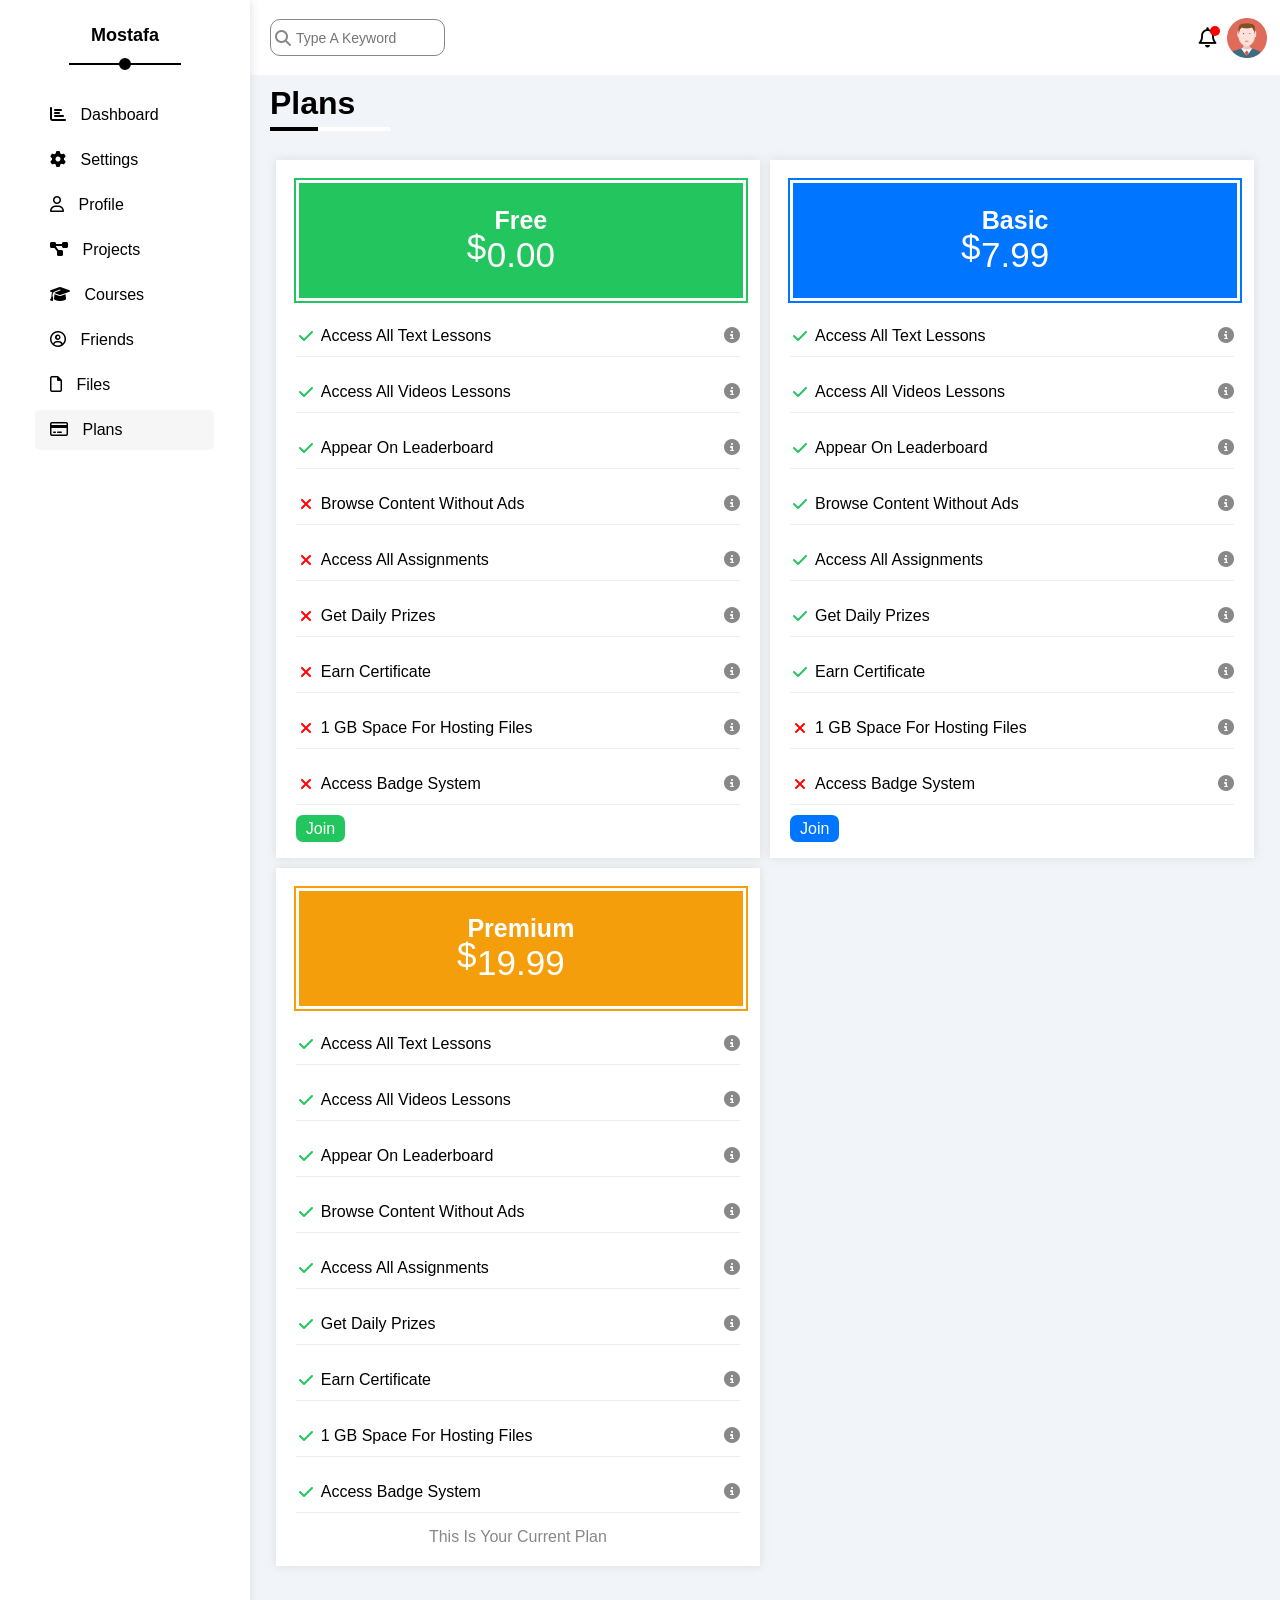
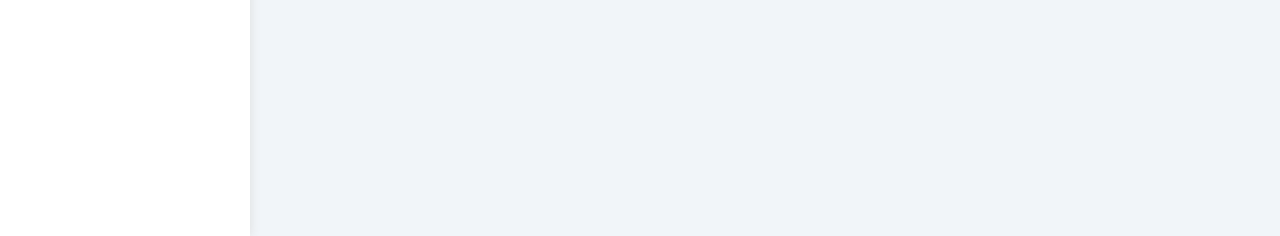
<file: plane.html>
<!DOCTYPE html>
<html lang="en">

<head>
  <meta charset="UTF-8">
  <meta name="viewport" content="width=device-width, initial-scale=1.0">
  <!-- Normalize File -->
  <link rel="stylesheet" href="https://necolas.github.io/normalize.css/8.0.1/normalize.css">
  <meta name="author" content="Mostafa Hatem Ghonem">
  <!-- Font Awesome -->
  <link rel="stylesheet" href="https://cdnjs.cloudflare.com/ajax/libs/font-awesome/6.5.0/css/all.min.css">

  <link rel="stylesheet" href="./CSS/relative.css">
  <link rel="stylesheet" href="./CSS/plane.css">
  <title>Plans</title>
</head>

<body>
  <!-- This is Main Page -->
  <!-- Start Project -->
  <div class="page">
    <!-- Start Aside -->
    <div class="aside">
      <div class="logo">
        Mostafa
      </div>
      <div class="links">
        <ul>
          <li><a href="./dashboard.html">
              <i class="fa-solid fa-chart-bar bar-dashboard"></i>
              <span>Dashboard</span>
            </a></li>
          <li><a href="./setting.html">
              <i class="fa-solid fa-gear bar-setting"></i>
              <span>Settings</span>
            </a></li>
          <li><a href="./profile.html">
              <i class="fa-regular fa-user bar-user"></i>
              <span>Profile</span>
            </a></li>
          <li><a href="./projects.html">
              <i class="fa-solid fa-diagram-project bar-project"></i>
              <span>Projects</span>
            </a></li>
          <li><a href="./courses.html">
              <i class="fa-solid fa-graduation-cap bar-courses"></i>
              <span>Courses</span>
            </a></li>
          <li><a href="./friends.html">
              <i class="fa-regular fa-circle-user bar-friends"></i>
              <span>Friends</span>
            </a></li>
          <li><a href="./file.html">
              <i class="fa-regular fa-file bar-file"></i>
              <span>Files</span>
            </a></li>
          <li class="active"><a href="./plane.html">
              <i class="fa-regular fa-credit-card bar-plane"></i>
              <span>Plans</span>
            </a></li>
      </div>
    </div>
    <!-- End Aside -->

    <div class="main">
      <!-- Start head -->
      <div class="head">
        <div class="search">
          <input type="search" placeholder="Type A Keyword">
        </div>
        <div class="user">
          <i class="fa-regular fa-bell bar-bell"></i>
          <img src="./Img/avatar.png" alt="avatar">
        </div>
      </div>
      <!-- End Head -->

      <!-- Start Title -->
      <div class="title">
        <h1>Plans</h1>
        <span></span>
      </div>
      <!-- End Title -->

      <!-- Start Container -->
      <div class="container-sections">
        <div class="plane plane-free">
          <div class="container-plane">
            <div class="price-free price">
              <h3>Free</h3>
              <span>0.00</span>
            </div>
            <div class="info">
              <div class="list">
                <div class="info-list">
                  <i class="fa-solid fa-check fa-fw yes"></i>
                  <span>Access All Text Lessons</span>
                </div>
                <div class="help">
                  <i class="fa-solid fa-circle-info help"></i>
                </div>
              </div>
              <div class="list">
                <div class="info-list">
                  <i class="fa-solid fa-check fa-fw yes"></i>
                  <span>Access All Videos Lessons</span>
                </div>
                <div class="help">
                  <i class="fa-solid fa-circle-info help"></i>
                </div>
              </div>
              <div class="list">
                <div class="info-list">
                  <i class="fa-solid fa-check fa-fw yes"></i>
                  <span>Appear On Leaderboard</span>
                </div>
                <div class="help">
                  <i class="fa-solid fa-circle-info help"></i>
                </div>
              </div>
              <div class="list">
                <div class="info-list">
                  <i class="fa-solid fa-xmark fa-fw no"></i>
                  <span>Browse Content Without Ads</span>
                </div>
                <div class="help">
                  <i class="fa-solid fa-circle-info help"></i>
                </div>
              </div>
              <div class="list">
                <div class="info-list">
                  <i class="fa-solid fa-xmark fa-fw no"></i>
                  <span>Access All Assignments</span>
                </div>
                <div class="help">
                  <i class="fa-solid fa-circle-info help"></i>
                </div>
              </div>
              <div class="list">
                <div class="info-list">
                  <i class="fa-solid fa-xmark fa-fw no"></i>
                  <span>Get Daily Prizes</span>
                </div>
                <div class="help">
                  <i class="fa-solid fa-circle-info help"></i>
                </div>
              </div>
              <div class="list">
                <div class="info-list">
                  <i class="fa-solid fa-xmark fa-fw no"></i>
                  <span>Earn Certificate</span>
                </div>
                <div class="help">
                  <i class="fa-solid fa-circle-info help"></i>
                </div>
              </div>
              <div class="list">
                <div class="info-list">
                  <i class="fa-solid fa-xmark fa-fw no"></i>
                  <span>1 GB Space For Hosting Files</span>
                </div>
                <div class="help">
                  <i class="fa-solid fa-circle-info help"></i>
                </div>
              </div>
              <div class="list">
                <div class="info-list">
                  <i class="fa-solid fa-xmark fa-fw no"></i>
                  <span>Access Badge System</span>
                </div>
                <div class="help">
                  <i class="fa-solid fa-circle-info help"></i>
                </div>
              </div>
            </div>
            <div class="status">
              <div class="join">
                <a class="green" href="./plane.html">Join</a>
              </div>
            </div>
          </div>
        </div>
        <div class="plane plane-basic">
          <div class="container-plane">
            <div class="price-basic price">
              <h3>Basic</h3>
              <span>7.99</span>
            </div>
            <div class="info">
              <div class="list">
                <div class="info-list">
                  <i class="fa-solid fa-check fa-fw yes"></i>
                  <span>Access All Text Lessons</span>
                </div>
                <div class="help">
                  <i class="fa-solid fa-circle-info help"></i>
                </div>
              </div>
              <div class="list">
                <div class="info-list">
                  <i class="fa-solid fa-check fa-fw yes"></i>
                  <span>Access All Videos Lessons</span>
                </div>
                <div class="help">
                  <i class="fa-solid fa-circle-info help"></i>
                </div>
              </div>
              <div class="list">
                <div class="info-list">
                  <i class="fa-solid fa-check fa-fw yes"></i>
                  <span>Appear On Leaderboard</span>
                </div>
                <div class="help">
                  <i class="fa-solid fa-circle-info help"></i>
                </div>
              </div>
              <div class="list">
                <div class="info-list">
                  <i class="fa-solid fa-check fa-fw yes"></i>
                  <span>Browse Content Without Ads</span>
                </div>
                <div class="help">
                  <i class="fa-solid fa-circle-info help"></i>
                </div>
              </div>
              <div class="list">
                <div class="info-list">
                  <i class="fa-solid fa-check fa-fw yes"></i>
                  <span>Access All Assignments</span>
                </div>
                <div class="help">
                  <i class="fa-solid fa-circle-info help"></i>
                </div>
              </div>
              <div class="list">
                <div class="info-list">
                  <i class="fa-solid fa-check fa-fw yes"></i>
                  <span>Get Daily Prizes</span>
                </div>
                <div class="help">
                  <i class="fa-solid fa-circle-info help"></i>
                </div>
              </div>
              <div class="list">
                <div class="info-list">
                  <i class="fa-solid fa-check fa-fw yes"></i>
                  <span>Earn Certificate</span>
                </div>
                <div class="help">
                  <i class="fa-solid fa-circle-info help"></i>
                </div>
              </div>
              <div class="list">
                <div class="info-list">
                  <i class="fa-solid fa-xmark fa-fw no"></i>
                  <span>1 GB Space For Hosting Files</span>
                </div>
                <div class="help">
                  <i class="fa-solid fa-circle-info help"></i>
                </div>
              </div>
              <div class="list">
                <div class="info-list">
                  <i class="fa-solid fa-xmark fa-fw no"></i>
                  <span>Access Badge System</span>
                </div>
                <div class="help">
                  <i class="fa-solid fa-circle-info help"></i>
                </div>
              </div>
            </div>
            <div class="status">
              <div class="join">
                <a class="blue" href="./plane.html">Join</a>
              </div>
            </div>
          </div>
        </div>
        <div class="plane plane-pro">
          <div class="container-plane">
            <div class="price-pro price">
              <h3>Premium</h3>
              <span>19.99</span>
            </div>
            <div class="info">
              <div class="list">
                <div class="info-list">
                  <i class="fa-solid fa-check fa-fw yes"></i>
                  <span>Access All Text Lessons</span>
                </div>
                <div class="help">
                  <i class="fa-solid fa-circle-info help"></i>
                </div>
              </div>
              <div class="list">
                <div class="info-list">
                  <i class="fa-solid fa-check fa-fw yes"></i>
                  <span>Access All Videos Lessons</span>
                </div>
                <div class="help">
                  <i class="fa-solid fa-circle-info help"></i>
                </div>
              </div>
              <div class="list">
                <div class="info-list">
                  <i class="fa-solid fa-check fa-fw yes"></i>
                  <span>Appear On Leaderboard</span>
                </div>
                <div class="help">
                  <i class="fa-solid fa-circle-info help"></i>
                </div>
              </div>
              <div class="list">
                <div class="info-list">
                  <i class="fa-solid fa-check fa-fw yes"></i>
                  <span>Browse Content Without Ads</span>
                </div>
                <div class="help">
                  <i class="fa-solid fa-circle-info help"></i>
                </div>
              </div>
              <div class="list">
                <div class="info-list">
                  <i class="fa-solid fa-check fa-fw yes"></i>
                  <span>Access All Assignments</span>
                </div>
                <div class="help">
                  <i class="fa-solid fa-circle-info help"></i>
                </div>
              </div>
              <div class="list">
                <div class="info-list">
                  <i class="fa-solid fa-check fa-fw yes"></i>
                  <span>Get Daily Prizes</span>
                </div>
                <div class="help">
                  <i class="fa-solid fa-circle-info help"></i>
                </div>
              </div>
              <div class="list">
                <div class="info-list">
                  <i class="fa-solid fa-check fa-fw yes"></i>
                  <span>Earn Certificate</span>
                </div>
                <div class="help">
                  <i class="fa-solid fa-circle-info help"></i>
                </div>
              </div>
              <div class="list">
                <div class="info-list">
                  <i class="fa-solid fa-check fa-fw yes"></i>
                  <span>1 GB Space For Hosting Files</span>
                </div>
                <div class="help">
                  <i class="fa-solid fa-circle-info help"></i>
                </div>
              </div>
              <div class="list">
                <div class="info-list">
                  <i class="fa-solid fa-check fa-fw yes"></i>
                  <span>Access Badge System</span>
                </div>
                <div class="help">
                  <i class="fa-solid fa-circle-info help"></i>
                </div>
              </div>
            </div>
            <div class="status-cuurent">
              <div class="join">
                <p>This Is Your Current Plan</p>
              </div>
            </div>
          </div>
        </div>
      </div>
    </div>
  </div>
</body>
</html>
</file>
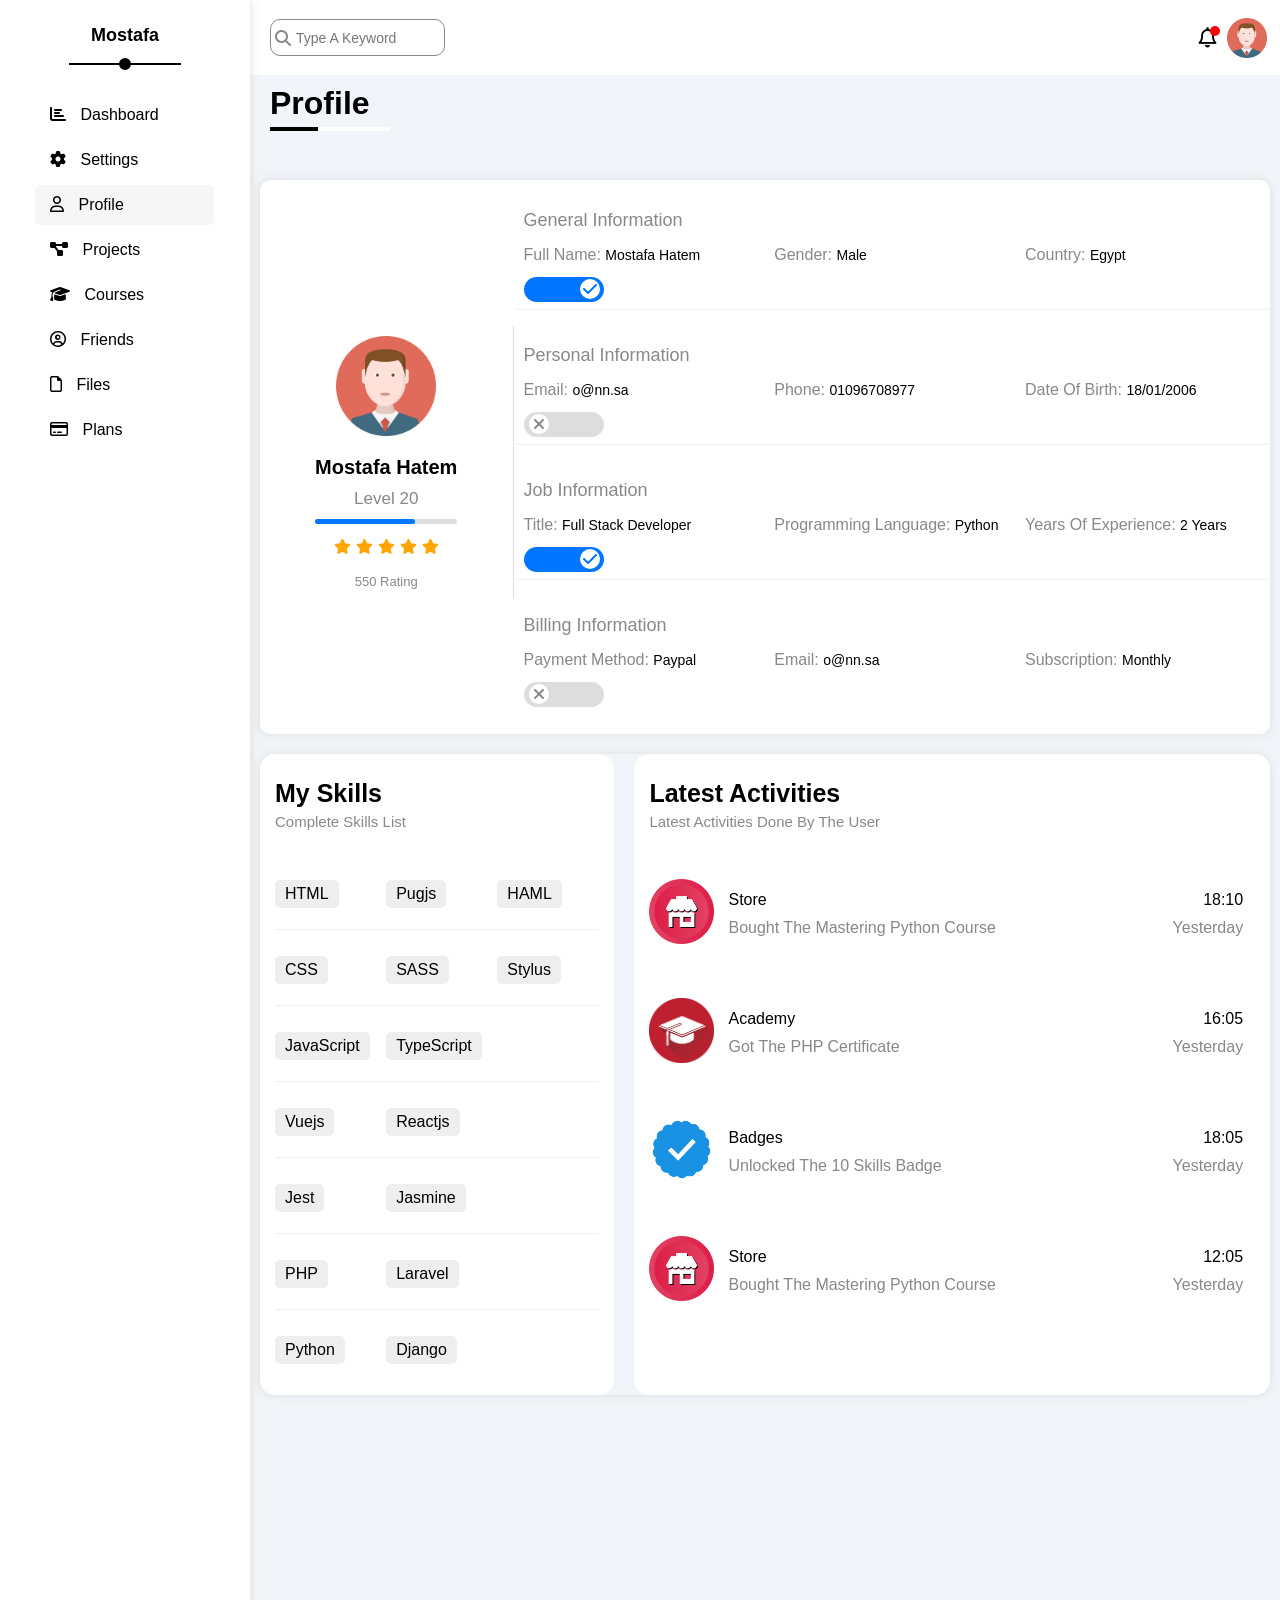
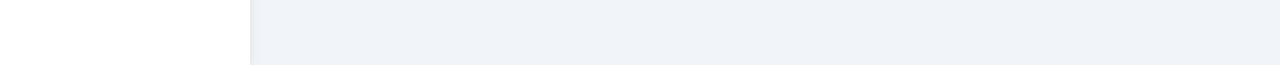
<file: profile.html>
<!DOCTYPE html>
<html lang="en">
    <head>
        <meta charset="UTF-8">
        <meta name="viewport" content="width=device-width, initial-scale=1.0">
        <!-- Normalize File -->
        <link rel="stylesheet" href="https://necolas.github.io/normalize.css/8.0.1/normalize.css">
        <meta name="author" content="Mostafa Hatem Ghonem">
        <!-- Font Awesome -->
        <link rel="stylesheet" href="https://cdnjs.cloudflare.com/ajax/libs/font-awesome/6.5.0/css/all.min.css">
      
        <link rel="stylesheet" href="./CSS/relative.css">
        <link rel="stylesheet" href="./CSS/profile.css">
        <title>Profile</title>
      </head>
<body>
    
  <!-- This is Main Page -->
  <!-- Start Project -->
  <div class="page">
    <!-- Start Aside -->
    <div class="aside">
      <div class="logo">
        Mostafa
      </div>
      <div class="links">
        <ul>
          <li><a href="./dashboard.html">
              <i class="fa-solid fa-chart-bar bar-dashboard"></i>
              <span>Dashboard</span>
            </a></li>
          <li><a href="./setting.html">
              <i class="fa-solid fa-gear bar-setting"></i>
              <span>Settings</span>
            </a></li>
          <li class="active"><a href="./profile.html">
              <i class="fa-regular fa-user bar-user"></i>
              <span>Profile</span>
            </a></li>
          <li><a href="./projects.html">
              <i class="fa-solid fa-diagram-project bar-project"></i>
              <span>Projects</span>
            </a></li>
          <li><a href="./courses.html">
              <i class="fa-solid fa-graduation-cap bar-courses"></i>
              <span>Courses</span>
            </a></li>
          <li><a href="./friends.html" >
              <i class="fa-regular fa-circle-user bar-friends"></i>
              <span>Friends</span>
            </a></li>
          <li><a href="./file.html" >
              <i class="fa-regular fa-file bar-file"></i>
              <span>Files</span>
            </a></li>
          <li><a href="./plane.html">
              <i class="fa-regular fa-credit-card bar-plane"></i>
              <span>Plans</span>
            </a></li>
      </div>
    </div>
    <!-- End Aside -->

    <div class="main">
      <!-- Start head -->
      <div class="head">
        <div class="search">
          <input type="search" placeholder="Type A Keyword">
        </div>
        <div class="user">
          <i class="fa-regular fa-bell bar-bell"></i>
          <img src="./Img/avatar.png" alt="avatar">
        </div>
      </div>
      <!-- End Head -->

      <!-- Start Title -->
      <div class="title">
        <h1>Profile</h1>
        <span></span>
      </div>
      <!-- End Title -->

      <!-- Start Container -->
      <div class="container-profile">
          <!-- Start Profile Information -->
           <div class="profile-info section">
            <div class="logo-profile left-side">
                <div class="avater-profile">
                    <img src="./Img/avatar.png" alt="avatar">
                </div>
                <div class="info-profile name-level">
                    <h2>Mostafa Hatem</h2>
                    <span>Level 20</span>
                </div>
                <div class="stars stars-rating">
                    <i class="fa-solid fa-star full-star" style="color: orange;"></i>
                    <i class="fa-solid fa-star full-star" style="color: orange;"></i>
                    <i class="fa-solid fa-star full-star" style="color: orange;"></i>
                    <i class="fa-solid fa-star full-star" style="color: orange;"></i>
                    <i class="fa-solid fa-star full-star" style="color: orange;"></i>
                </div>
                <span class="rating">550 Rating</span>
            </div>
            <div class="info-total right-side">
                <div class="general-info info-section">
                    <h3>General Information</h3>
                    <div class="body-general-info body-info">
                        <h4 class="p">
                            <span class="main-text">Full Name:</span>
                            <span class="sub-text">Mostafa Hatem</span>
                        </h4>
                        <h4 class="p">
                            <span class="main-text">Gender:</span>
                            <span class="sub-text">Male</span>
                        </h4>
                        <h4 class="p">
                            <span class="main-text">Country:</span>
                            <span class="sub-text">Egypt</span>
                        </h4>
                        <div class="field-controle site-control-button">
                            <input type="checkbox" id="toggle-1"  class="toggle-checkbox" />
                            <label for="toggle-1" class="custom-toggle"></label>
                        </div>
                    </div>
                </div>
                <div class="Personal-info info-section">
                    <h3>Personal Information</h3>
                    <div class="body-Personal-info body-info">
                        <h4 class="p">
                            <span class="main-text">Email:</span>
                            <span class="sub-text">o@nn.sa</span>
                        </h4>
                        <h4 class="p">
                            <span class="main-text">Phone:</span>
                            <span class="sub-text">01096708977</span>
                        </h4>
                        <h4 class="p">
                            <span class="main-text">
                                Date Of Birth:</span>
                            <span class="sub-text">18/01/2006</span>
                        </h4>
                        <div class="field-controle site-control-button">
                            <input type="checkbox" checked id="toggle-2" class="toggle-checkbox" />
                            <label for="toggle-2" class="custom-toggle"></label>
                        </div>
                    </div>
                </div>
                <div class="Job-info info-section">
                    <h3>Job Information</h3>
                    <div class="body-Job-info body-info">
                        <h4 class="p">
                            <span class="main-text">Title:</span>
                            <span class="sub-text">Full Stack Developer</span>
                        </h4>
                        <h4 class="p">
                            <span class="main-text">
                                Programming Language:</span>
                            <span class="sub-text">Python</span>
                        </h4>
                        <h4 class="p">
                            <span class="main-text">
                                Years Of Experience:</span>
                            <span class="sub-text">2 Years</span>
                        </h4>
                        <div class="field-controle site-control-button">
                            <input type="checkbox" id="toggle-3" class="toggle-checkbox" />
                            <label for="toggle-3" class="custom-toggle"></label>
                        </div>
                    </div>
                </div>
                <div class="Billing-info info-section">
                    <h3>Billing Information</h3>
                    <div class="body-Billing-info body-info">
                        <h4 class="p">
                            <span class="main-text">Payment Method:</span>
                            <span class="sub-text">Paypal</span>
                        </h4>
                        <h4 class="p">
                            <span class="main-text">Email:</span>
                            <span class="sub-text">o@nn.sa</span>
                        </h4>
                        <h4 class="p">
                            <span class="main-text">
                                Subscription:</span>
                            <span class="sub-text">Monthly</span>
                        </h4>
                        <div class="field-controle site-control-button">
                            <input type="checkbox" checked id="toggle-4" class="toggle-checkbox" />
                            <label for="toggle-4" class="custom-toggle"></label>
                        </div>
                    </div>
                </div>
            </div>
           </div>
          <!-- End Profile Information -->
            <!-- Start Skills -->
             <div class="section-two">
                <div class="my-skills end-section">
                  <div class="my-skills-title top-title">
                    <h3>My Skills</h3>
                    <span class="p">Complete Skills List</span>
                  </div>
                  <div class="elments">
                    <div class="elment">
                        <p>HTML</p>
                        <p>Pugjs</p>
                        <p>HAML</p>
                    </div>
                    <div class="elment">
                        <p>CSS</p>
                        <p>SASS</p>
                        <p>Stylus</p>
                    </div>
                    <div class="elment">
                        <p>JavaScript</p>
                        <p>TypeScript</p>
                    </div>
                    <div class="elment">
                        <p>Vuejs</p>
                        <p>Reactjs</p>
                    </div>
                    <div class="elment">
                        <p>Jest</p>
                        <p>Jasmine</p>
                    </div>
                    <div class="elment">
                        <p>PHP</p>
                        <p>Laravel</p>
                    </div>
                    <div class="elment">
                        <p>Python</p>
                        <p>Django</p>
                    </div>
                </div>
            </div>
            <div class="activities">
                <div class="my-activities-title top-title">
                    <h3>Latest Activities</h3>
                    <span class="p">Latest Activities Done By The User</span>
                  </div>
                  <div class="activities-list">
                    <div class="list">
                        <div class="info">
                            <div class="image">
                                <img src="./Img/activity-01.png" alt="activities">
                            </div>
                            <div class="info-info">
                                <h4>Store</h4>
                                <span>Bought The Mastering Python Course</span>
                            </div>
                        </div>
                        <div class="data">
                            <h4>18:10</h4>
                            <span>Yesterday</span>
                        </div>
                    </div>
                    <div class="list">
                        <div class="info">
                            <div class="image">
                                <img src="./Img/activity-02.png" alt="activities">
                            </div>
                            <div class="info-info">
                                <h4>Academy</h4>
                                <span>Got The PHP Certificate</span>
                            </div>
                        </div>
                        <div class="data">
                            <h4>16:05</h4>
                            <span>Yesterday</span>
                        </div>
                    </div>
                    <div class="list">
                        <div class="info">
                            <div class="image">
                                <img src="./Img/activity-03.png" alt="activities">
                            </div>
                            <div class="info-info">
                                <h4>Badges</h4>
                                <span>Unlocked The 10 Skills Badge</span>
                            </div>
                        </div>
                        <div class="data">
                            <h4>18:05</h4>
                            <span>Yesterday</span>
                        </div>
                    </div>
                    <div class="list">
                        <div class="info">
                            <div class="image">
                                <img src="./Img/activity-01.png" alt="activities">
                            </div>
                            <div class="info-info">
                                <h4>Store</h4>
                                <span>Bought The Mastering Python Course</span>
                            </div>
                        </div>
                        <div class="data">
                            <h4>12:05</h4>
                            <span>Yesterday</span>
                        </div>
                    </div>
                  </div>
            </div>
           </div>
            <!-- End Skills -->
        </div>
      <!-- End Container -->

</body>
</html>
</file>
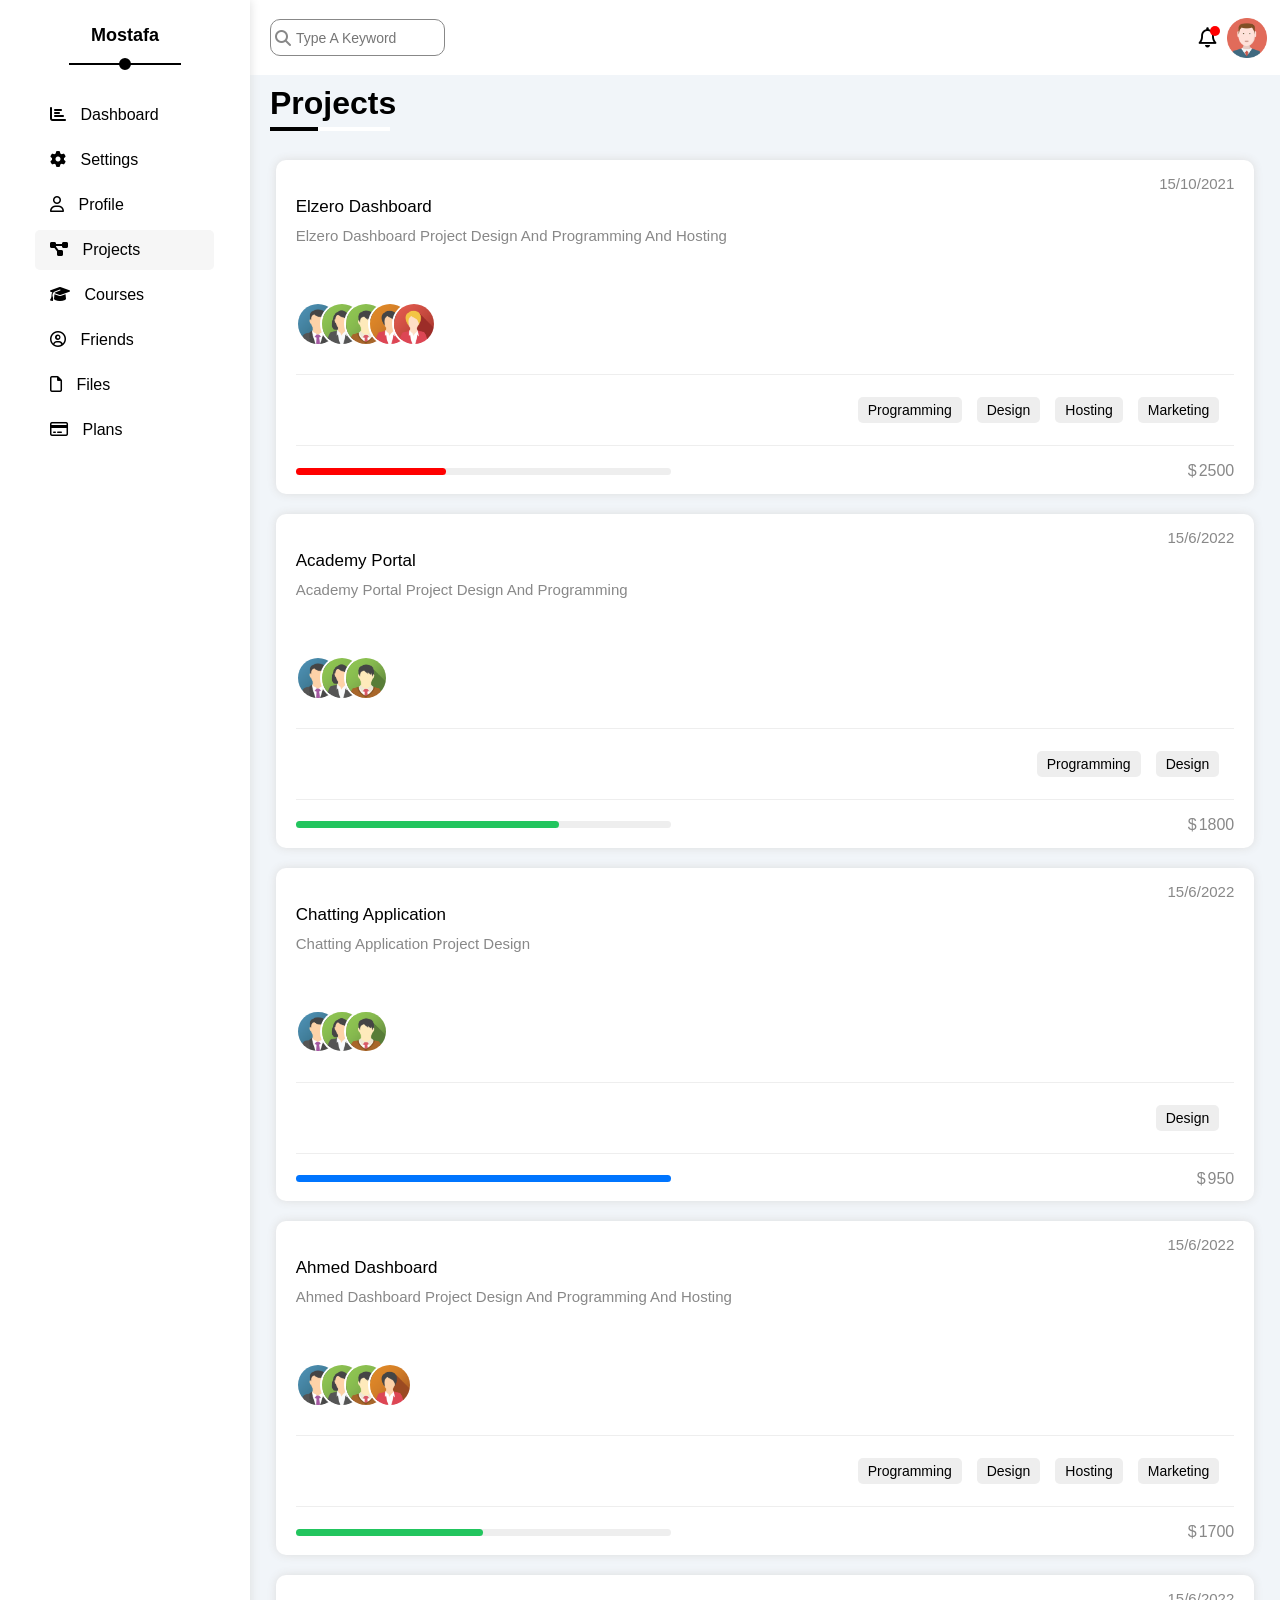
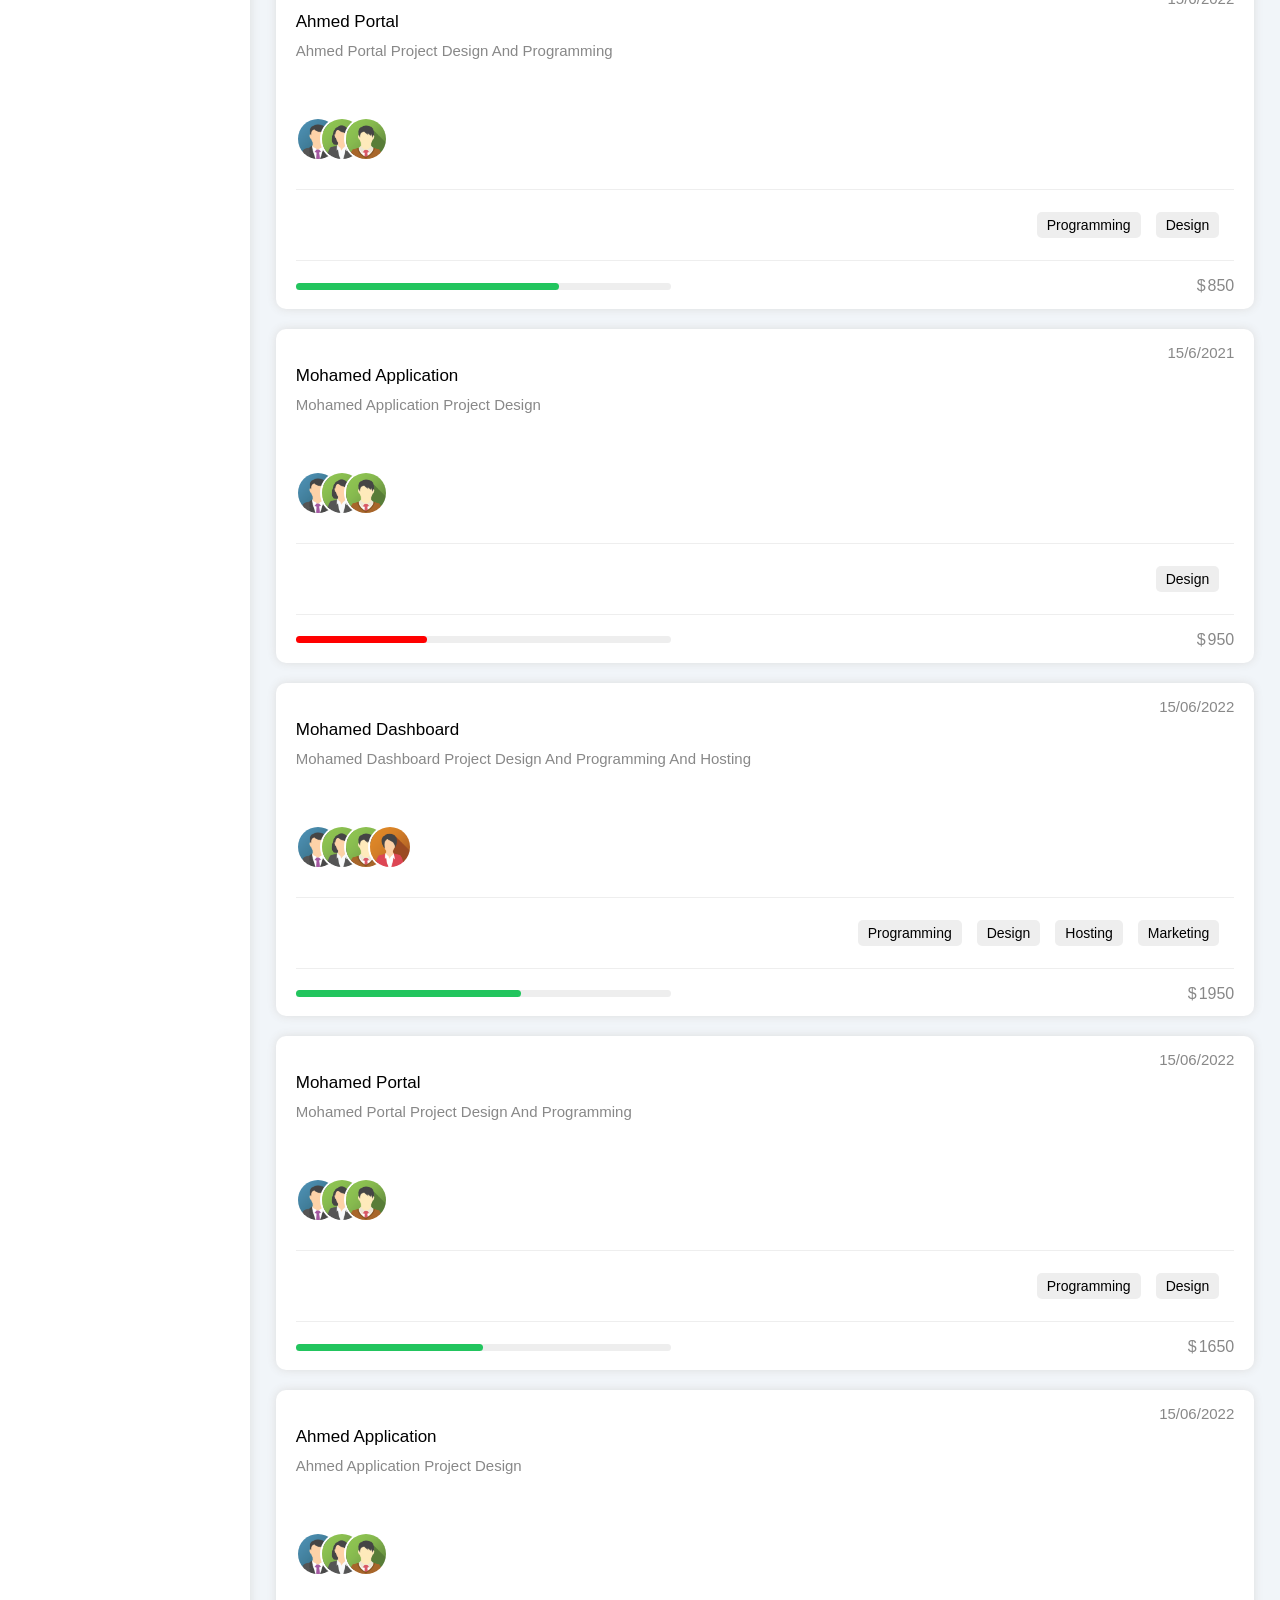
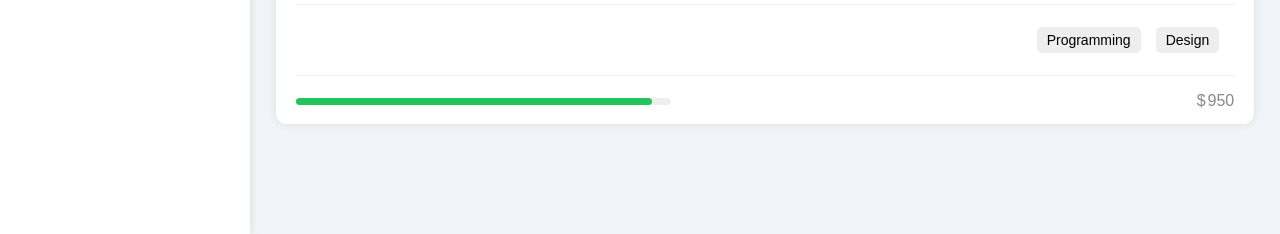
<file: projects.html>
<!DOCTYPE html>
<html lang="en">
    <head>
        <meta charset="UTF-8">
        <meta name="viewport" content="width=device-width, initial-scale=1.0">
        <!-- Normalize File -->
        <link rel="stylesheet" href="https://necolas.github.io/normalize.css/8.0.1/normalize.css">
        <meta name="author" content="Mostafa Hatem Ghonem">
        <!-- Font Awesome -->
        <link rel="stylesheet" href="https://cdnjs.cloudflare.com/ajax/libs/font-awesome/6.5.0/css/all.min.css">
      
        <link rel="stylesheet" href="./CSS/relative.css">
        <link rel="stylesheet" href="./CSS/projects.css">
        <title>Projects</title>
      </head>
<body>
    
  <!-- This is Main Page -->
  <!-- Start Project -->
  <div class="page">
    <!-- Start Aside -->
    <div class="aside">
      <div class="logo">
        Mostafa
      </div>
      <div class="links">
        <ul>
          <li><a href="./dashboard.html">
              <i class="fa-solid fa-chart-bar bar-dashboard"></i>
              <span>Dashboard</span>
            </a></li>
          <li><a href="./setting.html">
              <i class="fa-solid fa-gear bar-setting"></i>
              <span>Settings</span>
            </a></li>
          <li><a href="./profile.html">
              <i class="fa-regular fa-user bar-user"></i>
              <span>Profile</span>
            </a></li>
          <li class="active"><a href="./projects.html">
              <i class="fa-solid fa-diagram-project bar-project"></i>
              <span>Projects</span>
            </a></li>
          <li><a href="./courses.html">
              <i class="fa-solid fa-graduation-cap bar-courses"></i>
              <span>Courses</span>
            </a></li>
          <li><a href="./friends.html" >
              <i class="fa-regular fa-circle-user bar-friends"></i>
              <span>Friends</span>
            </a></li>
          <li><a href="./file.html" >
              <i class="fa-regular fa-file bar-file"></i>
              <span>Files</span>
            </a></li>
          <li><a href="./plane.html">
              <i class="fa-regular fa-credit-card bar-plane"></i>
              <span>Plans</span>
            </a></li>
      </div>
    </div>
    <!-- End Aside -->

    <div class="main">
        <!-- Start head -->
        <div class="head">
          <div class="search">
            <input type="search" placeholder="Type A Keyword">
          </div>
          <div class="user">
            <i class="fa-regular fa-bell bar-bell"></i>
            <img src="./Img/avatar.png" alt="avatar">
          </div>
        </div>
        <!-- End Head -->
  
        <!-- Start Title -->
        <div class="title">
          <h1>Projects</h1>
          <span></span>
        </div>
        <!-- End Title -->
  
        <!-- Start Container -->
        <div class="container container-projects">
          <!-- Start Welcome -->
          <div class="Dashboard section-projects">
            <div class="container-section ">
                <div class="data">15/10/2021</div>
              <div class="title-Dashboard top-section">
                <h3>Elzero Dashboard</h3>
                <span class="p">Elzero Dashboard Project Design And Programming And Hosting</span>
              </div>
              <div class="image">
                <img class="one" src="./Img/team-01.png" alt="team-01">
                <img class="two" src="./Img/team-02.png" alt="team-02">
                <img class="three" src="./Img/team-03.png" alt="team-03">
                <img class="four" src="./Img/team-04.png" alt="team-04">
                <img class="five" src="./Img/team-05.png" alt="team-05">
              </div>
              <div class="programing-lan">
                <p>Programming</p>
                <p>Design</p>
                <p>Hosting</p>
                <p>Marketing</p>
              </div>
              <div class="pricing">
                <p class="red-40 red"></p>
                <span>2500</span>
              </div>
            </div>  
          </div>
          <div class="Portal section-projects">
            <div class="container-section ">
                <div class="data">15/6/2022</div>
              <div class="title-Portal top-section">
                <h3>Academy Portal</h3>
                <span class="p">Academy Portal Project Design And Programming</span>
              </div>
              <div class="image">
                <img class="one" src="./Img/team-01.png" alt="team-01">
                <img class="two" src="./Img/team-02.png" alt="team-02">
                <img class="three" src="./Img/team-03.png" alt="team-03">
              </div>
              <div class="programing-lan">
                <p>Programming</p>
                <p>Design</p>
              </div>
              <div class="pricing">
                <p class="green-70 green"></p>
                <span>1800</span>
              </div>
            </div>  
          </div>
          <div class="Application section-projects">
            <div class="container-section ">
                <div class="data">15/6/2022</div>
              <div class="title-Application top-section">
                <h3>Chatting Application</h3>
                <span class="p">Chatting Application Project Design</span>
              </div>
              <div class="image">
                <img class="one" src="./Img/team-01.png" alt="team-01">
                <img class="two" src="./Img/team-02.png" alt="team-02">
                <img class="three" src="./Img/team-03.png" alt="team-03">
              </div>
              <div class="programing-lan">
                <p>Design</p>
              </div>
              <div class="pricing">
                <p class="blue-100 blue"></p>
                <span>950</span>
              </div>
            </div>  
          </div>
          <div class="Ahmed section-projects">
            <div class="container-section ">
                <div class="data">15/6/2022</div>
              <div class="title-Ahmed top-section">
                <h3>Ahmed Dashboard</h3>
                <span class="p">Ahmed Dashboard Project Design And Programming And Hosting</span>
              </div>
              <div class="image">
                <img class="one" src="./Img/team-01.png" alt="team-01">
                <img class="two" src="./Img/team-02.png" alt="team-02">
                <img class="three" src="./Img/team-03.png" alt="team-03">
                <img class="four" src="./Img/team-04.png" alt="team-04">
              </div>
              <div class="programing-lan">
                <p>Programming</p>
                <p>Design</p>
                <p>Hosting</p>
                <p>Marketing</p>
              </div>
              <div class="pricing">
                <p class="green-50 green"></p>
                <span>1700</span>
              </div>
            </div>  
          </div>
          <div class="Ahmed-Portal section-projects">
            <div class="container-section ">
                <div class="data">15/6/2022</div>
              <div class="title-Ahmed-Portal top-section">
                <h3>Ahmed Portal</h3>
                <span class="p">Ahmed Portal Project Design And Programming</span>
              </div>
              <div class="image">
                <img class="one" src="./Img/team-01.png" alt="team-01">
                <img class="two" src="./Img/team-02.png" alt="team-02">
                <img class="three" src="./Img/team-03.png" alt="team-03">
              </div>
              <div class="programing-lan">
                <p>Programming</p>
                <p>Design</p>
              </div>
              <div class="pricing">
                <p class="green-70 green"></p>
                <span>850</span>
              </div>
            </div>  
          </div>
          <div class="Application section-projects">
            <div class="container-section ">
                <div class="data">15/6/2021</div>
              <div class="title-Application top-section">
                <h3>Mohamed Application</h3>
                <span class="p">Mohamed Application Project Design</span>
              </div>
              <div class="image">
                <img class="one" src="./Img/team-01.png" alt="team-01">
                <img class="two" src="./Img/team-02.png" alt="team-02">
                <img class="three" src="./Img/team-03.png" alt="team-03">
              </div>
              <div class="programing-lan">
                <p>Design</p>
              </div>
              <div class="pricing">
                <p class="red-35 red"></p>
                <span>950</span>
              </div>
            </div>  
          </div>
          <div class="Dashboard section-projects">
            <div class="container-section ">
                <div class="data">15/06/2022</div>
              <div class="title-Dashboard top-section">
                <h3>Mohamed Dashboard</h3>
                <span class="p">Mohamed Dashboard Project Design And Programming And Hosting</span>
              </div>
              <div class="image">
                <img class="one" src="./Img/team-01.png" alt="team-01">
                <img class="two" src="./Img/team-02.png" alt="team-02">
                <img class="three" src="./Img/team-03.png" alt="team-03">
                <img class="four" src="./Img/team-04.png" alt="team-04">
              </div>
              <div class="programing-lan">
                <p>Programming</p>
                <p>Design</p>
                <p>Hosting</p>
                <p>Marketing</p>
              </div>
              <div class="pricing">
                <p class="green-60 green"></p>
                <span>1950</span>
              </div>
            </div>  
          </div>
          <div class="Dashboard section-projects">
            <div class="container-section ">
                <div class="data">15/06/2022</div>
              <div class="title-Dashboard top-section">
                <h3>Mohamed Portal</h3>
                <span class="p">Mohamed Portal Project Design And Programming</span>
              </div>
              <div class="image">
                <img class="one" src="./Img/team-01.png" alt="team-01">
                <img class="two" src="./Img/team-02.png" alt="team-02">
                <img class="three" src="./Img/team-03.png" alt="team-03">
              </div>
              <div class="programing-lan">
                <p>Programming</p>
                <p>Design</p>
              </div>
              <div class="pricing">
                <p class="green-50 green"></p>
                <span>1650</span>
              </div>
            </div>  
          </div>
          <div class="Application section-projects">
            <div class="container-section ">
                <div class="data">15/06/2022</div>
              <div class="title-Application top-section">
                <h3>Ahmed Application</h3>
                <span class="p">Ahmed Application Project Design</span>
              </div>
              <div class="image">
                <img class="one" src="./Img/team-01.png" alt="team-01">
                <img class="two" src="./Img/team-02.png" alt="team-02">
                <img class="three" src="./Img/team-03.png" alt="team-03">
              </div>
              <div class="programing-lan">
                <p>Programming</p>
                <p>Design</p>
              </div>
              <div class="pricing">
                <p class="green-95 green"></p>
                <span>950</span>
              </div>
            </div>  
          </div>

        </div>
    </div>
  </div>
</body>
</html>
</file>
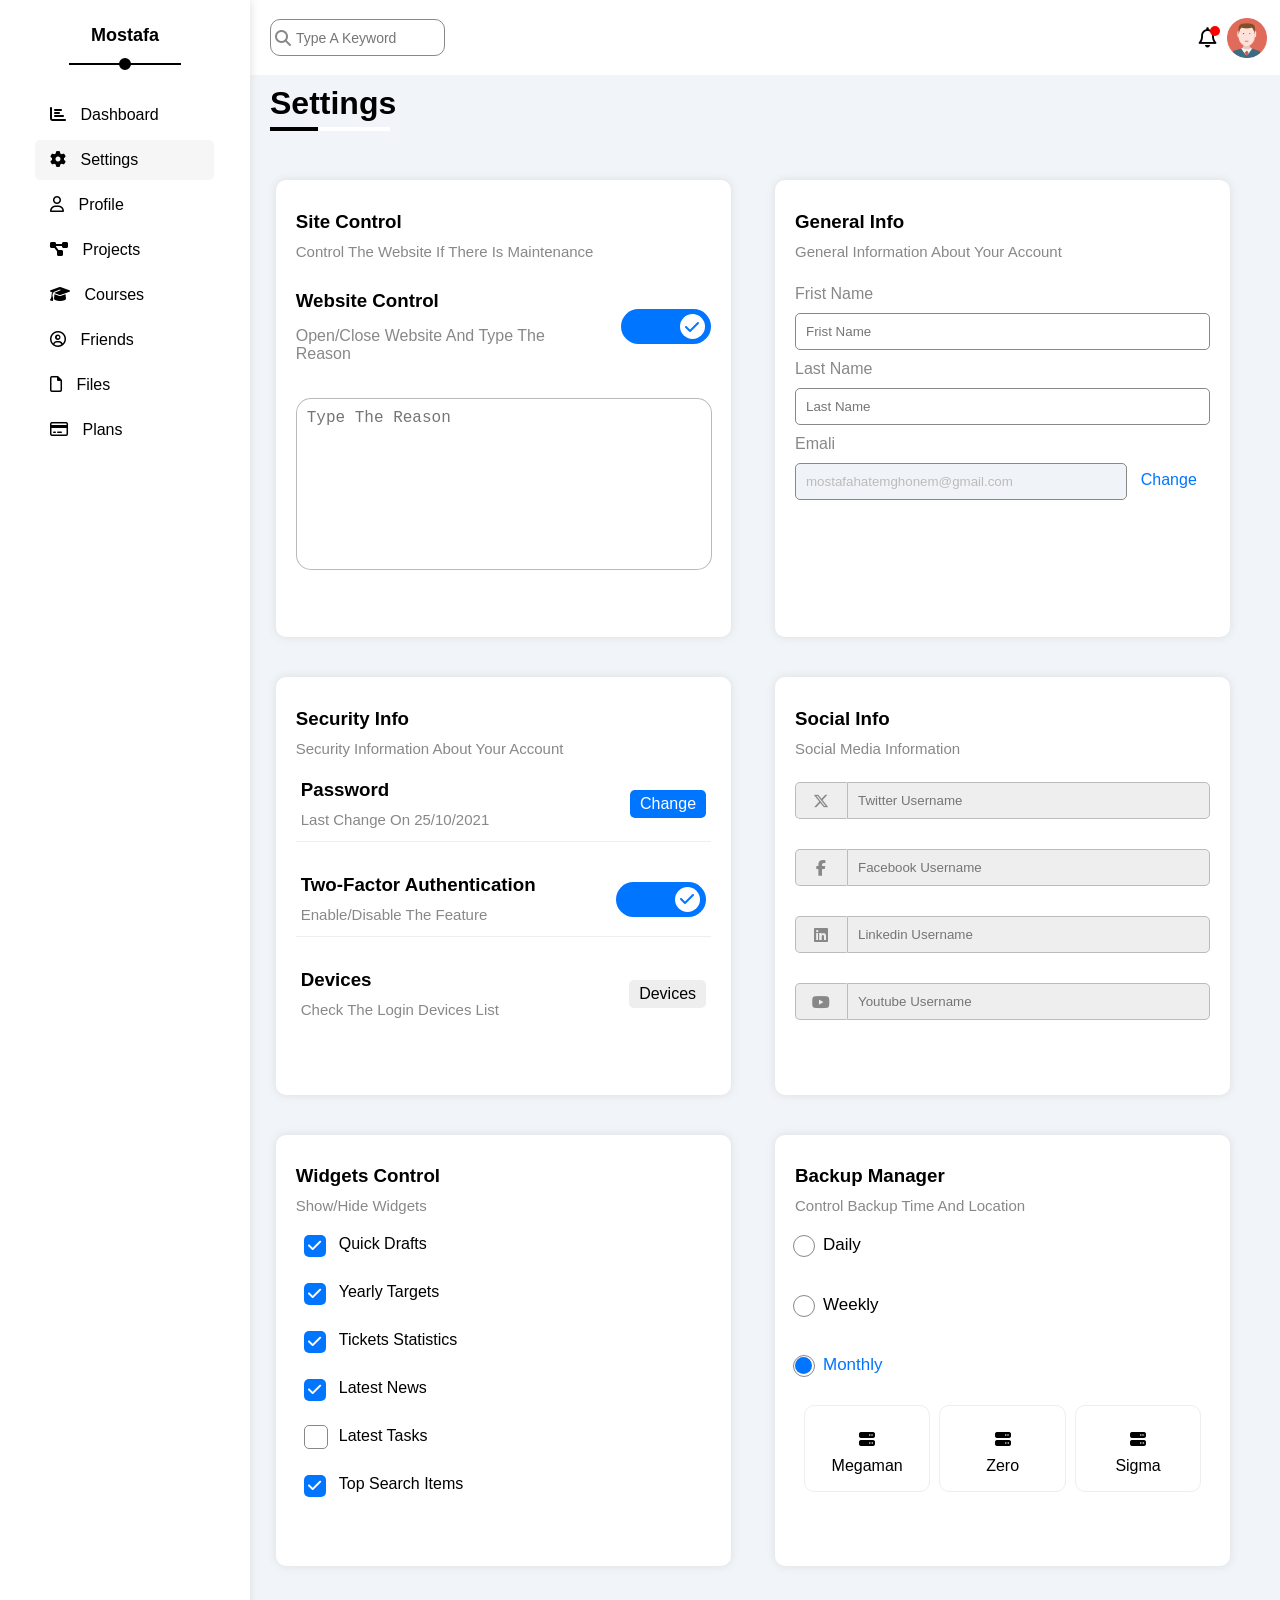
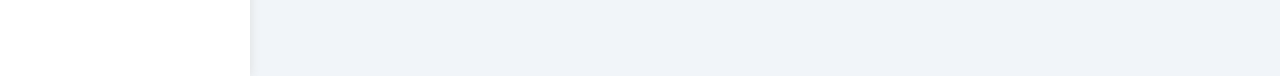
<file: setting.html>
<!DOCTYPE html>
<html lang="en">
    <head>
        <meta charset="UTF-8">
        <meta name="viewport" content="width=device-width, initial-scale=1.0">
        <!-- Normalize File -->
        <link rel="stylesheet" href="https://necolas.github.io/normalize.css/8.0.1/normalize.css">
        <meta name="author" content="Mostafa Hatem Ghonem">
        <!-- Font Awesome -->
        <link rel="stylesheet" href="https://cdnjs.cloudflare.com/ajax/libs/font-awesome/6.5.0/css/all.min.css">
      
        <link rel="stylesheet" href="./CSS/relative.css">
        <link rel="stylesheet" href="./CSS/seetting.css">
        <title>Setting</title>
      </head>
<body>

  <!-- This is Main Page -->
  <!-- Start Project -->
  <div class="page">
    <!-- Start Aside -->
    <div class="aside">
      <div class="logo">
        Mostafa
      </div>
      <div class="links">
        <ul>
          <li><a href="./dashboard.html">
              <i class="fa-solid fa-chart-bar bar-dashboard"></i>
              <span>Dashboard</span>
            </a></li>
          <li class="active"><a href="./setting.html">
              <i class="fa-solid fa-gear bar-setting"></i>
              <span>Settings</span>
            </a></li>
          <li><a href="./profile.html">
              <i class="fa-regular fa-user bar-user"></i>
              <span>Profile</span>
            </a></li>
          <li><a href="./projects.html">
              <i class="fa-solid fa-diagram-project bar-project"></i>
              <span>Projects</span>
            </a></li>
          <li><a href="./courses.html">
              <i class="fa-solid fa-graduation-cap bar-courses"></i>
              <span>Courses</span>
            </a></li>
          <li><a href="./friends.html">
              <i class="fa-regular fa-circle-user bar-friends"></i>
              <span>Friends</span>
            </a></li>
          <li><a href="./file.html">
              <i class="fa-regular fa-file bar-file"></i>
              <span>Files</span>
            </a></li>
          <li><a href="./plane.html">
              <i class="fa-regular fa-credit-card bar-plane"></i>
              <span>Plans</span>
            </a></li>
      </div>
    </div>
    <!-- End Aside -->

    <div class="main">
      <!-- Start head -->
      <div class="head">
        <div class="search">
          <input type="search" placeholder="Type A Keyword">
        </div>
        <div class="user">
          <i class="fa-regular fa-bell bar-bell"></i>
          <img src="./Img/avatar.png" alt="avatar">
        </div>
      </div>
      <!-- End Head -->

      <!-- Start Title -->
      <div class="title">
        <h1>Settings</h1>
        <span></span>
      </div>
      <!-- End Title -->

      <!-- Start Container -->
      <div class="container container-setting">

        <!-- Start Site Control -->
        
        <div class="Site-Control section">
          <div class="container-section">
            <div class="head-site-control head-section">
              <h3>Site Control</h3>
              <span class="p">Control The Website If There Is Maintenance</span>
            </div>
            <div class="body-site-control body-section">
              <div class="title-controle">
                  <h3>Website Control</h3>
                  <span class="p">Open/Close Website And Type The Reason</span>
              </div>
              <div class="field-controle site-control-button">
                <input type="checkbox" id="toggle" class="toggle-checkbox" />
                <label for="toggle" class="custom-toggle"></label>
              </div>
            </div>
            <div class="reason-controle">
              <textarea name="" id="" placeholder="Type The Reason"></textarea>
            </div>
          </div>
        </div>
        <!-- End Site Control -->
        
        <!-- Start General Info -->
        
        <div class="general-info section">
          <div class="container-section">
            <div class="head-genrel-info head-section">
              <h3>General Info</h3>
              <span class="p">General Information About Your Account</span>
            </div>
            <div class="body-general-info body-section">
              <span class="text">Frist Name</span>
              <input class="text" type="text" placeholder="Frist Name">
              <span class="text">Last Name</span>
              <input class="text" type="text" placeholder="Last Name">
              <div class="emali-div">
                <div class="close">
                  <span class="email-span">Emali</span>
                  <input class="email-input" type="email" value="mostafahatemghonem@gmail.com" disabled="">
                </div>
                <a href="#">Change</a>
              </div>
            </div>
          </div>
        </div>
        <!-- End General Info -->
        <!-- Start Security Info -->
        <div class="security-info section">
          <div class="container-section">
            <div class="head-security-info head-section">
              <h3>Security Info</h3>
              <span class="p">Security Information About Your Account</span>
            </div>
            <div class="info">
              <div class="password info-section">
                <div class="info-password info-p">
                  <h3>Password</h3>
                  <span>Last Change On 25/10/2021</span>
                </div>
                <div class="button-change button">
                  <a href="#">Change</a>
                </div>
              </div>
              <div class="factor info-section">
                <div class="info-factor info-p">
                  <h3>Two-Factor Authentication</h3>
                  <span>Enable/Disable The Feature</span>
                </div>
                <div class="field-controle security-control-button">
                  <input type="checkbox" id="toggle-2" class="toggle-checkbox" />
                  <label for="toggle-2" class="custom-toggle"></label>
                </div>
              </div>
              <div class="devices info-section">
                <div class="info-decices info-p">
                  <h3>Devices</h3>
                  <span>Check The Login Devices List</span>
                </div>
                <div class="button-devices button">
                  <a href="#">Devices</a>
                </div>
              </div>
            </div>
          </div>
        </div>
        <!-- End Security Info -->
        <!-- Start Social Info -->
        <div class="social-info section">
          <div class="container-section">
            <div class="head-social head-section">
              <h3>Social Info</h3>
              <span class="p">Social Media Information</span>
            </div>
            <div class="body-social media-section">
              <div class="chiled">
                <input class="x-media media" type="text" id="twitter" placeholder="Twitter Username">
                <i class="fa-brands fa-x-twitter bar-x-media media" for="teitter"></i>
              </div>
              <div class="chiled">
                <input type="text" class="f-media media" id="facebook" placeholder="Facebook Username">
                <i class="fa-brands fa-facebook-f bar-f-media media" for="facebook"></i>
              </div>
              <div class="chiled">
                <input type="text" placeholder="Linkedin Username" id="linkedin" class="l-media media">
                <i class="fa-brands fa-linkedin bar-l-media media" for="linkedin"></i>
              </div>
              <div class="chiled">
                <input type="text" class="y-media media" id="youtube" placeholder="Youtube Username">
                <i class="fa-brands fa-youtube bar-y-media media" for="youtube"></i>
              </div>
            </div>
          </div>
        </div>
        <!-- End Social Info -->
        <!-- Start Widgets Control -->
        <div class="widgets-control section">
          <div class="container-section">
            <div class="head-security-info head-section">
              <h3>Widgets Control</h3>
              <span class="p">Show/Hide Widgets</span>
            </div>
            <div class="tasks-check">
              <div class="check-control">
                <input id="quick" type="checkbox" checked class="checkbox-control">
                <label for="quick">Quick Drafts</label>
              </div>
              <div class="check-control">
                <input id="targets" type="checkbox" checked class="checkbox-control">
                <label for="targets">Yearly Targets</label>
              </div>
              <div class="check-control">
                <input id="tickets" type="checkbox" checked class="checkbox-control">
                <label for="tickets">Tickets Statistics</label>
              </div>
              <div class="check-control">
                <input id="news" type="checkbox" checked class="checkbox-control">
                <label for="news">Latest News</label>
              </div>
              <div class="check-control">
                <input id="tasks" type="checkbox" class="checkbox-control">
                <label for="tasks">Latest Tasks</label>
              </div>
              <div class="check-control">
                <input id="search" type="checkbox" checked class="checkbox-control">
                <label for="search">Top Search Items</label>
              </div>
            </div>
          </div>
        </div>
        <!-- End Widgets Control -->
        <!-- Start Backup Manager -->
        <div class="backup-manager section">
          <div class="container-section">
            <div class="head-security-info head-section">
              <h3>Backup Manager</h3>
              <span class="p">Control Backup Time And Location</span>
            </div>
            <div class="check-manger">
              <div class="checks">
                <div class="check">
                  <input type="radio" name="backup" id="daily" class="check">
                  <label for="daily">Daily</label>
                </div>
                <div class="check">
                  <input type="radio" name="backup" id="weekly" class="check">
                  <label for="weekly">Weekly</label>
                </div>
                <div class="check">
                  <input type="radio" name="backup" id="monthly" class="check" checked>
                  <label for="monthly">Monthly</label>
                </div>
              </div>
              <div class="servers">
                <input type="radio" name="server" id="megaman" hidden>
                <label for="megaman" class="server">
                  <i class="fa-solid fa-server"></i>
                  Megaman
                </label>
              
                <input type="radio" name="server" id="zero" hidden>
                <label for="zero" class="server">
                  <i class="fa-solid fa-server"></i>
                  Zero
                </label>
              
                <input type="radio" name="server" id="sigma" hidden>
                <label for="sigma" class="server">
                  <i class="fa-solid fa-server"></i>
                  Sigma
                </label>
              </div>
            </div>
          </div>
        </div>
        <!-- End Backup Manager -->
        <!-- End Container -->
      </div>
      <!-- End Main -->
    </div>
  </div>
  <!-- End Setting -->
</body>
</html>
</file>
<file: CSS/relative.css>
:root {
    --main-shadow: 0 0 10px #ddd;
    --background-section: #f6f6f6;
    --header-section: #eee;
    --main-color-p: #888;
    --main-color: #0075ff;
    --main-font-size: 25px;
    --color-border-2: #f59e0b;
    --color-border-3: #22c55e;
    --color-border-4: red;
  }
  
  
  /* End Variable */
  
  /* Start body */
  
  body {
    font-family: "Open Sans", sans-serif;
  }
  
  * {
    margin: 0;
    padding: 0;
    text-decoration: none;
    list-style: none;
    color: #000;
  }
  
  
  
  /* Start Page */
  
  .page {
    display: flex;
    width: 100%;
    max-width: 100%;
    min-height: 100vh;
  }
  
  /* End Page */
  
  /* Start Aside */
  
  .aside {
    width: 250px;
    background-color: #fff;
    box-shadow: var(--main-shadow);
    z-index: 10;
  }
  
  @media (max-width: 778px) {
    .aside {
      width: 75px;
    }
  }
  
  .aside .logo {
    width: 100%;
    height: 50px;
    display: flex;
    justify-content: center;
    align-items: center;
    margin-bottom: 20px;
    margin-top: 10px;
    font-size: 18px;
    font-weight: bold;
    position: relative;
    padding-bottom: 5px;
  }
  
  
  .aside .logo::before {
    content: "";
    position: absolute;
    width: 12px;
    height: 12px;
    border-radius: 50%;
    background-color: black;
    bottom: -10px;
    border: 5px solid white;
  }
  
  .aside .logo::after {
    content: "";
    position: absolute;
    width: 45%;
    height: 2px;
    background-color: black;
    bottom: 0;
  }
  
  
  @media (max-width: 778px) {
    .aside .logo {
      font-size: 15px;
      margin-bottom: 10px;
    }
  
    .aside .logo::before {
      display: none;
    }
  
    .aside .logo::after {
      display: none;
    }
  }
  
  
  .aside .links {
    display: flex;
    justify-content: flex-start;
    align-content: center;
    width: 100%;
    margin-left: 25px;
    margin-top: 30px;
  }
  
  
  
  
  .aside .links ul {
    display: flex;
    flex-direction: column;
    gap: 5px;
  }
  
  .aside .links ul li {
    word-spacing: 10px;
    transition: 0.3 linear;
    -webkit-transition: 0.3 linear;
    -moz-transition: 0.3 linear;
    -ms-transition: 0.3 linear;
    -o-transition: 0.3 linear;
    width: 100%;
    border-radius: 5px;
    -webkit-border-radius: 5px;
    -moz-border-radius: 5px;
    -ms-border-radius: 5px;
    -o-border-radius: 5px;
    width: 100%;
    height: 30px;
    padding: 5px 15px;
    display: flex;
    justify-content: flex-start;
    align-items: center;
    margin-left: 10px;
  }
  
  .aside .links ul li:hover {
    background-color: var(--background-section);
  }
  
  
  .aside .links ul li.active {
    background-color: var(--background-section);
  }
  
  
  
  @media (max-width: 778px) {
    .aside .links {
      margin: 0;
    }
  
    .aside .links ul li {
      display: flex;
      justify-content: center;
      align-content: center;
      width: 100%;
      padding: 5px 3px;
    }
  
    .aside .links ul li a span {
      display: none;
    }
  }
  
  /* End Aside */
  
  /* Start main */
  
  .main {
    flex: 1;
    background-color: #f1f5f9;
    padding-bottom: 30vh;
    max-width: 83%;
  }
  
  @media (max-width:991px) {
    .main {
      padding-bottom: 25vh;
    }
  }
  
  /* Start head */
  
  .main .head {
    width: 100%;
    height: 75px;
    background-color: #fff;
    display: flex;
    justify-content: space-between;
    align-items: center;
  }
  
  .main .head .search {
    position: relative;
    width: 175px;
    height: 100%;
    padding-left: 20px;
    display: flex;
    justify-content: center;
    align-items: center;
    transition: 0.3s;
    -webkit-transition: 0.3s;
    -moz-transition: 0.3s;
    -ms-transition: 0.3s;
    -o-transition: 0.3s;
  }
  
  
  .main .head .search input {
    width: 100%;
    height: 50%;
    border-radius: 10px;
    outline: none;
    border: 1px solid var(--main-color-p);
    font-size: 14px;
    padding: 0px 25px;
    caret-color: black;
    caret: 1px solid black;
  }
  
  .main .head .search::before {
    content: '\f002';
    font-family: 'Font Awesome 6 Free';
    font-weight: 900;
    -webkit-font-smoothing: antialiased;
    position: absolute;
    left: 25px;
    color: var(--main-color-p);
  }
  
  
  .main .head .search:focus-within {
    width: 200px;
  }
  
  .main .head .user {
    width: 75px;
    display: flex;
    justify-content: center;
    align-items: center;
    margin-right: 10px;
    position: relative;
  }
  
  .main .head .user i {
    margin-right: 10px;
    font-size: 20px;
  }
  
  .main .head .user::before {
    content: "";
    position: absolute;
    width: 10px;
    height: 10px;
    background-color: var(--color-border-4);
    border-radius: 50%;
    -webkit-border-radius: 50%;
    -moz-border-radius: 50%;
    -ms-border-radius: 50%;
    -o-border-radius: 50%;
    z-index: 2;
    left: 20%;
    top: 20%;
  }
  
  
  .main .head .user img {
    width: 40px;
  }
  
  /* End head */
  
  /* Start Title */
  
  .main .title {
    width: 200px;
    height: 75px;
    padding-left: 20px;
    margin-bottom: 0;
    margin-top: 10px;
  }
  
  .main .title span {
    background-color: white;
    height: 4px;
    width: 60%;
    display: flex;
    position: relative;
    margin-top: 5px;
  }
  
  .main .title span::before {
    content: "";
    position: absolute;
    width: 40%;
    height: 100%;
    background-color: black;
    top: 0;
    left: 0;
  }
  
  
  /* End Title */
  
  /* Start container */
  
  .main .container {
    width: 95%;
    min-height: 100%;
    margin: auto;
    display: grid;
    grid-template-columns: repeat(auto-fill, minmax(450px, 1fr));
    gap: 20px;
  }


  /* Start Component */

.section {
    position: relative;
    background-color: white;
    width: 95%;
    margin-top: 20px;
    padding-top: 10px;
    box-shadow: var(--main-shadow);
    border-radius: 10px;  
}
  
@media (max-width: 450px) {
    .section {
        width: 65%;
    }
}

  .head-section {
    height: 70px;
    display: flex;
    flex-direction: column;
    justify-content: center;
    margin: auto;
  } 
  
  .head-section h3 {
    padding-bottom: 10px;
  }
  
  .head-section span {
    color: var(--main-color-p);
    font-size: 15px;
  }
  
  
  .top-title {
    width: 95%;
    height: 70px;
    display: flex;
    flex-direction: column;
    justify-content: center;
    margin: auto;
  }
  
  .top-title h3 {
    font-size: var(--main-font-size);
  }
  
  .top-title span {
    font-size: 15px;
    margin-top: 5px;
    color: var(--main-color-p);
  }
  
  .container-section {
    width: calc(100% - 40px);
    margin: 10px auto;
  }
  
  .title-fields {
    width: 95%;
    margin: auto;
  }
  
  /* Start Button Toggle-Checckbox */
  
  .field-controle {
    width: 20%;
    position: relative;
    display: flex;
    justify-content: flex-end;
    align-items: center;
  }
  
  .field-controle  .custom-toggle::before {
    content: "\f00c";
    font-family: 'Font Awesome 6 Free';
    font-weight: 900;
    -webkit-font-smoothing: antialiased;
    width: 25px;
    height: 25px;
    border-radius: 50%;
    -webkit-border-radius: 50%;
    -moz-border-radius: 50%;
    -ms-border-radius: 50%;
    -o-border-radius: 50%;
    margin-right: 6px;
    background-color: white;
    z-index: 4;
    display: flex;
    justify-content: center;
    align-items: center;
    color: var(--main-color);
    position: absolute;
    left: 65%;  
    top: 5px;
    cursor: pointer;
    transition: left 0.3s linear;
    -webkit-transition: left 0.3s linear;
    -moz-transition: left 0.3s linear;
    -ms-transition: left 0.3s linear;
    -o-transition: left 0.3s linear;
  }
  
  .field-controle .toggle-checkbox {
    position: absolute;
    margin-right: 10px;
    border-color: transparent;
    opacity: 0;
    height: 16px;
    width: 16px;
    z-index: 5;
    cursor: pointer;
  }
  
  .field-controle .custom-toggle{
    width: 90px;
    position: absolute;
    height: 35px;
    background-color:var(--main-color);
    right: 0;
    border-radius: 20px;
    cursor: pointer;
    transition: 0.3s linear;
    -webkit-transition: 0.3s linear;
    -moz-transition: 0.3s linear;
    -ms-transition: 0.3s linear;
    -o-transition: 0.3s linear;
  }
  
  
  .field-controle .toggle-checkbox:checked + .custom-toggle {
    background-color: #ddd;
  }
  
  .field-controle .toggle-checkbox:checked  + .custom-toggle::before  {
    content: "\f00d";
    left: 5px;
    transition: left 0.3s linear;
    -webkit-transition: left 0.3s linear;
    -moz-transition: left 0.3s linear;
    -ms-transition: left 0.3s linear;
    color: var(--main-color-p);
  }
  
  
  /* End Button Toggle-Checckbox */
  
  /* End Component */
</file>
<file: CSS/courses.css>
:root {
  --main-shadow: 0 0 10px #ddd;
  --background-section: #f6f6f6;
  --header-section: #eee;
  --main-color-p: #888;
  --main-color: #0075ff;
  --main-font-size: 25px;
  --color-border-2: #f59e0b;
  --color-border-3: #22c55e;
  --color-border-4: red;
}


/* End Variable */

/* Start body */

body {
  font-family: "Open Sans", sans-serif;
}

* {
  margin: 0;
  padding: 0;
  text-decoration: none;
  list-style: none;
  color: #000;
}



.container-courcers {
  display: grid;
  grid-template-columns: repeat(auto-fill, minmax(300px, 1fr));
  gap: 10px;
  width: 95%;
  margin: auto;
}
.container-courcers .cource {
  margin-bottom: 15px;
}

.container-courcers .cource .image {
  position: relative;
}

.container-courcers .cource .image img:first-child {
  width: 100%;
  border-top-right-radius: 10px;
  border-top-left-radius: 10px;
}

.container-courcers .cource .image img:last-child {
  width: 60px;
  border-radius: 50%;
  position: absolute;
  z-index: 5;
  left: 15px;
  top: 15px;
  border: 3px solid #fff;
}


.container-courcers .cource .info {
  margin-top: -5px;
  width: 90%;
  background-color: #fff;
  padding: 20px;
  height: 160px;
  position: relative;
  border-bottom-right-radius: 10px;
  border-bottom-left-radius: 10px;
}

.container-courcers .cource .info .info-cource {
  padding-top: 5px;
  padding-bottom: 15px;
  width: 100%;
  height: 60%;
  border-bottom: 1px solid var(--header-section);
}

.container-courcers .cource .info .info-cource h3{
  font-size: 17px;
}

.container-courcers .cource .info .info-cource p{
  color: var(--main-color-p);
  margin-top: 15px;
  font-size: 15px;
}

.container-courcers .cource .course {
  position: absolute;
  width: fit-content;
  padding: 5px 10px;
  background-color: var(--main-color);
  color: #fff;
  border-radius: 5px;
  left: 35%;
  top: 60%;
  font-size: 15px;
}

.container-courcers .cource .member {
  display: flex;
  justify-content: space-between;
  width: 100%;
  height: 40px;
  align-items: center;
  margin-top: 10px;
}

.container-courcers .cource .member .user-1 {
  font-size: 14px;
  color: var(--main-color-p);
}

.container-courcers .cource .member .user-1 i {
  font-size: 14px;
  color: var(--main-color-p);
}

.container-courcers .cource .member .user-1 span {
  font-size: 14px;
  color: var(--main-color-p);
}
</file>
<file: CSS/file.css>
:root {
    --main-shadow: 0 0 10px #ddd;
    --background-section: #f6f6f6;
    --header-section: #eee;
    --main-color-p: #888;
    --main-color: #0075ff;
    --main-font-size: 25px;
    --color-border-2: #f59e0b;
    --color-border-3: #22c55e;
    --color-border-4: red;
}


/* End Variable */

/* Start body */

body {
    font-family: "Open Sans", sans-serif;
}

* {
    margin: 0;
    padding: 0;
    text-decoration: none;
    list-style: none;
    color: #000;
}


.container-files {
    display: flex;
    justify-content: space-between;
    width: 95%;
    margin: auto;
}

.container-files .files {
    display: grid;
    grid-template-columns: repeat(auto-fill, minmax(200px, 1fr));
    width: 74%;
    gap: 30px;
}

@media (max-width: 991px) {
    .container-files .files {
        width: 60%;
    }
}

@media (max-width: 778px) {
    .container-files {
        flex-direction: column;
    }

    .container-files .files {
        width: 95%;
    }
}

.container-files .files .file {
    background-color: #fff;
    box-shadow: var(--main-shadow);
    border-radius: 10px;
    padding: 10px;
    width: 100%;
    height: 100%;
}

.container-files .files .file .main-file {
    display: flex;
    flex-direction: column;
    border-bottom: 1px solid var(--header-section);
}

.container-files .files .file .main-file:hover img {
    transform: rotate(10deg);
    -webkit-transform: rotate(10deg);
    -moz-transform: rotate(10deg);
    -ms-transform: rotate(10deg);
    -o-transform: rotate(10deg);
}

.container-files .files .file .main-file .download {
    width: 100%;
    height: 30px;
}

.container-files .files .file .main-file .download i {
    color: var(--main-color-p);
    font-size: 15px;
    height: 40px;
    width: 100%;
    display: flex;
    align-items: center;
}

.container-files .files .file .main-file .info-file {
    display: flex;
    flex-direction: column;
    justify-content: center;
    align-items: center;
    gap: 10px;
}

.container-files .files .file .main-file .info-file img {
    width: 60px;
}

.container-files .files .file .main-file .info-file span {
    margin-top: 5px;
}

.container-files .files .file .main-file .name {
    font-size: 15px;
    color: var(--main-color-p);
    height: 40px;
    display: flex;
    align-items: center;
}

.container-files .files .file .bottom-file {
    display: flex;
    justify-content: space-between;
    margin-top: 15px;
    margin-bottom: -10px;
}

.container-files .files .file .bottom-file .data {
    font-size: 13px;
    color: var(--main-color-p);
}

.container-files .files .file .bottom-file .size {
    font-size: 13px;
    color: var(--main-color-p);
}

.container-files .statistics {
    min-width: 20%;
    max-width: 40%;
    height: 100%;
    background-color: #fff;
    box-shadow: var(--main-shadow);
    padding: 15px;
    padding-left: 20px;
    border-radius: 10px;
    -webkit-border-radius: 10px;
    -moz-border-radius: 10px;
    -ms-border-radius: 10px;
    -o-border-radius: 10px;
    display: flex;
    flex-direction: column;
}

@media (max-width: 778px) {
    .container-files .statistics {
        max-width: 95%;
        order: -1;
        margin-bottom: 10px;
    }
}

.container-files .statistics h3 {
    font-size: 25px;
}

.container-files .statistics .lists {
    display: flex;
    flex-direction: column;
    gap: 10px;
}

.container-files .statistics .lists .list {
    display: flex;
    margin-top: 15px;
    border: 1px solid var(--header-section);
    justify-content: space-between;
    align-items: center;
    padding: 5px;
}

.container-files .statistics .lists .list .info {
    display: flex;
    align-items: center;
    gap: 10px;
}

.container-files .statistics .lists .list .info i {
    font-size: 15px;
    width: fit-content;
    display: flex;
    justify-content: center;
    align-items: center;
    background-color: red;
    padding: 15px;
}

.container-files .statistics .lists .list .info i.red {
    color: #f44336;
    background-color: rgb(244 67 54 / 20%);
}

.container-files .statistics .lists .list .info i.green {
    color: #22c55e;
    background-color: rgb(34 197 94 / 20%);
}

.container-files .statistics .lists .list .info i.blue {
    color: #0075ff;
    background-color: rgb(0 117 255 / 20%);
}

.container-files .statistics .lists .list .info i.orange {
    color: #f59e0b;
    background-color: rgb(245 158 11 / 20%);
}

.container-files .statistics .lists .list .info .info-list h4 {
    font-size: 14px;
    font-weight: 500;
    padding-bottom: 5px;
}

.container-files .statistics .lists .list .info .info-list span {
    font-size: 14px;
    color: var(--main-color-p);
}

.container-files .statistics .lists .list .size-of {
    font-size: 14px;
    color: var(--main-color-p);
}


.container-files .statistics .uploads {
    margin-top: 15px;
}

.container-files .statistics .uploads a {
    display: flex;
    align-items: center;
    gap: 10px;
    font-size: 14px;
    color: #fff;
    background-color: var(--main-color);
    width: fit-content;
    padding: 10px;
    border-radius: 5px;
    -webkit-border-radius: 5px;
    -moz-border-radius: 5px;
    -ms-border-radius: 5px;
    -o-border-radius: 5px;
    margin: auto;
}


.container-files .statistics .uploads a i {
    color: #fff;
    position: relative;
    transition: 0.3s linear;
    -webkit-transition: 0.3s linear;
    -moz-transition: 0.3s linear;
    -ms-transition: 0.3s linear;
    -o-transition: 0.3s linear;
}


.container-files .statistics .uploads a:hover i {
    animation: up-down 0.8s linear infinite;
    -webkit-animation: up-down 0.8s linear infinite;
    -moz-animation: up-down 0.8s linear infinite;
    -ms-animation: up-down 0.8s linear infinite;
    -o-animation: up-down 0.8s linear infinite;
}

/* Start Anmation */

@keyframes up-down {

    0%,
    20% {
        top: 0;
    }

    30%,
    70% {
        top: -5px;
    }

    80%,
    100% {
        top: 0;
    }
}

/* End Anmation */
</file>
<file: CSS/frindes.css>
:root {
  --main-shadow: 0 0 10px #ddd;
  --background-section: #f6f6f6;
  --header-section: #eee;
  --main-color-p: #888;
  --main-color: #0075ff;
  --main-font-size: 25px;
  --color-border-2: #f59e0b;
  --color-border-3: #22c55e;
  --color-border-4: red;
}


/* End Variable */

/* Start body */

body {
  font-family: "Open Sans", sans-serif;
}

* {
  margin: 0;
  padding: 0;
  text-decoration: none;
  list-style: none;
  color: #000;
}


.container-frindes {
    display: grid;
    grid-template-columns: repeat(auto-fill,minmax(300px,1fr));
    gap: 15px;
    width: 95%;
    margin: auto;
}

.container-frindes .secion-friend {
    padding: 20px;
    background-color: #fff;
    border-radius: 10px;
    box-shadow: var(--main-shadow);
    width: 90%;
}

.container-frindes .secion-friend .contact {
    margin-bottom: 10px;
}

.container-frindes .secion-friend .contact i {
    width: fit-content;
    padding: 7px;
    background-color: var(--header-section);
    border-radius: 50%;
    color: var(--main-color-p);
    transition: 0.3s linear;
    -webkit-transition: 0.3s linear;
    -moz-transition: 0.3s linear;
    -ms-transition: 0.3s linear;
    -o-transition: 0.3s linear;
}

.container-frindes .secion-friend .contact i:hover {
    background-color: var(--main-color);
    color: #fff;
}

.container-frindes .secion-friend .profile {
    display: flex;
    justify-content: center;
    align-items: center;
    flex-direction: column;
    border-bottom: 1px solid var(--header-section);
    margin-bottom: 15px;
}


.container-frindes .secion-friend .profile .image img {
    width: 100px;
    border-radius: 50%;
}

.container-frindes .secion-friend .profile .title-name  {
    text-align: center;
    margin-top: 5px;
    margin-bottom: 10px;
}

.container-frindes .secion-friend .profile .title-name h3 {
    font-size: 17px;
}

.container-frindes .secion-friend .profile .title-name span {
    font-size: 15px;
    color: var(--main-color-p);
}

.container-frindes .secion-friend .status {
    display: flex;
    justify-content: space-between;
    align-items: center;
    margin-top: 10px;
    margin-bottom: 10px;
    border-bottom: 1px solid var(--header-section);
}

.container-frindes .secion-friend .status .vip {
    font-size: 40px;
    font-weight: bold;
    color: orange;
    opacity: 0.2;
}

.container-frindes .secion-friend .status .lists .status-list {
    margin-bottom: 15px;
}

.container-frindes .secion-friend .status .lists .status-list span {
    font-size: 15px;
}

.container-frindes .secion-friend .control-section {
    display: flex;
    justify-content: space-between;
}

.container-frindes .secion-friend .control-section .joined {
    font-size: 14px;
    color: var(--main-color-p);
    margin-top: 5px;
}

.container-frindes .secion-friend .control-section .control {
    display: flex;
    justify-content: space-between;
    align-items: center;
}

.container-frindes .secion-friend .control-section .control a {
    margin-left: 15px;
    font-size: 15px;
    color: #fff;
    width: fit-content;
    padding: 5px 10px;
    border-radius: 5px;
    -webkit-border-radius: 5px;
    -moz-border-radius: 5px;
    -ms-border-radius: 5px;
    -o-border-radius: 5px;
}

.container-frindes .secion-friend .control-section .control a:first-child {
    background-color: var(--main-color);
}

.container-frindes .secion-friend .control-section .control a:last-child {
    background-color: var(--color-border-4);
}
</file>
<file: CSS/plane.css>
:root {
  --main-shadow: 0 0 10px #ddd;
  --background-section: #f6f6f6;
  --header-section: #eee;
  --main-color-p: #888;
  --main-color: #0075ff;
  --main-font-size: 25px;
  --color-border-2: #f59e0b;
  --color-border-3: #22c55e;
  --color-border-4: red;
}


/* End Variable */

/* Start body */

body {
  font-family: "Open Sans", sans-serif;
}

* {
  margin: 0;
  padding: 0;
  text-decoration: none;
  list-style: none;
  color: #000;
}


.container-sections {
    display: grid;
    grid-template-columns: repeat(auto-fill,minmax(450px,1fr));
    gap: 10px;
    width: 95%;
    margin: auto;
}

.container-sections .plane {
    background-color: #fff;
    width: 100%;
    height: 100%;
    box-shadow: var(--main-shadow);
}

@media (max-width: 450px) {
    .container-sections .plane {
        width: 65%;
    }
}

.container-sections .plane .container-plane {
    padding: 20px;
}


.container-sections .plane .container-plane .price {
    width: 100%;
    height: 115px;
    display: flex;
    justify-content: center;
    align-items: center;
    flex-direction: column;
    background-color: var(--main-color);
    outline: 2px solid var(--main-color);
    border: 3px solid #fff;
    margin-bottom: 15px;
}

.container-sections .plane .container-plane .price-free {
    background-color: var(--color-border-3);
    outline: 2px solid var(--color-border-3);
}

.container-sections .plane .container-plane .price-basic {
    background-color: var(--main-color);
    outline: 2px solid var(--main-color);
}

.container-sections .plane .container-plane .price-pro {
    background-color: var(--color-border-2);
    outline: 2px solid var(--color-border-2);
}

.container-sections .plane .container-plane .price h3 {
    color: #fff;
    font-size: 25px;
}


.container-sections .plane .container-plane .price span {   
    font-size: 35px;
    color: #fff;
    position: relative;
}

.container-sections .plane .container-plane .price span::before {
    content: "$";
    position: absolute;
    top: -8px;
    left: -20px;
}


.container-sections .plane .container-plane .info .list {
    display: flex;
    justify-content: space-between;
    align-items: center;
    margin-top: 15px;
    margin-bottom: 15px;
    border-bottom: 1px solid var(--header-section);
}

.container-sections .plane .container-plane .info .list .info-list {
    height: 40px;
    display: flex;
    align-items: center;
}


.container-sections .plane .container-plane .info .list .info-list span {
    margin-left: 5px;
    font-size: 16px;
}

.container-sections .plane .container-plane .info .list .help i {
    color: var(--main-color-p);
}

.container-sections .plane .container-plane .info .list .info-list .yes {
    color: var(--color-border-3);
}

.container-sections .plane .container-plane .info .list .info-list .no {
    color: var(--color-border-4);
}

.container-sections .plane .container-plane .status{
    display: flex;
    align-items: center;
}

.container-sections .plane .container-plane .status-cuurent {
    justify-content: center;
    display: flex;
    align-items: center;
}

.container-sections .plane .container-plane .status-cuurent p {
    color: var(--main-color-p);
}

.container-sections .plane .container-plane .status .join a {
    width: fit-content;
    padding: 5px 10px;
    background-color: red;
    border-radius: 7px;
    -webkit-border-radius: 7px;
    -moz-border-radius: 7px;
    -ms-border-radius: 7px;
    -o-border-radius: 7px;
    color: #fff;
}

.container-sections .plane .container-plane .status .join a.green {
    background-color: var(--color-border-3);
}

.container-sections .plane .container-plane .status .join a.blue {
    background-color: var(--main-color);
}
</file>
<file: CSS/profile.css>
:root {
    --main-shadow: 0 0 10px #ddd;
    --background-section: #f6f6f6;
    --header-section: #eee;
    --main-color-p: #888;
    --main-color: #0075ff;
    --main-font-size: 25px;
    --color-border-2: #f59e0b;
    --color-border-3: #22c55e;
    --color-border-4: red;
}


/* End Variable */

/* Start body */

body {
    font-family: "Open Sans", sans-serif;
}

* {
    margin: 0;
    padding: 0;
    text-decoration: none;
    list-style: none;
    color: #000;
}




/* Start Info */

.container-profile {
    width: 100%;
    height: 100%;
}

.profile-info {
    display: flex;
    margin-left: 10px;
    width: calc(100% - 20px);
}

@media (max-width: 778px) {
    .profile-info {
        flex-direction: column;
    }
}

.profile-info .logo-profile{
    width: 25%;
    height: 50%;
    display: flex;
    flex-direction: column;
    align-items: center;
    padding: 10px 0;
    text-align: center;
    gap: 20px;
    border-right: 1px solid #ddd;
    justify-content: center;
    align-items: center;
    margin: auto;
    margin-left: 0;
    min-width: 200px;
    margin-right: 0;
}

@media (max-width: 778px) {
    .profile-info .logo-profile {
        width: 100%;
    }
}

.profile-info .logo-profile .avater-profile {
    width: 100px;
    height: 100px;
}

.profile-info .logo-profile .avater-profile img {
    width: 100%;
    height: 100%;   
}

.profile-info .logo-profile .info-profile {
    display: flex;
    flex-direction: column;
    align-items: center;
    gap: 10px;
    position: relative;
    min-width: 50%;
    max-width: 80%;
}

.profile-info .logo-profile .info-profile h2 {
    font-size: 20px;
    font-weight: bold;
}

.profile-info .logo-profile .info-profile span {
    font-size: 17px;
    color: var(--main-color-p);
}

.profile-info .logo-profile .info-profile::before {
    content: "";
    position: absolute;
    top: 120%;
    left: 0;
    width: 100%;
    height: 5px;
    background-color: #ddd;
    border-radius: 5px;
    -webkit-border-radius: 5px;
    -moz-border-radius: 5px;
    -ms-border-radius: 5px;
    -o-border-radius: 5px;
}

.profile-info .logo-profile .info-profile::after {
    content: "";
    position: absolute;
    top: 120%;
    left: 0;
    width: 70%;
    height: 5px;
    background-color:var(--main-color);
    border-radius: 5px;
    -webkit-border-radius: 5px;
    -moz-border-radius: 5px;
    -ms-border-radius: 5px;
    -o-border-radius: 5px;
    z-index: 4;
}

.profile-info .logo-profile .stars {
    display: flex;
    gap: 5px;
    margin-top: 10px;
}

.profile-info .logo-profile .stars .full-star {
    font-size: 15px;
}

.profile-info .logo-profile .rating {
    font-size: 13px;
    color: var(--main-color-p);
}

.profile-info .info-total {     
    display: flex;
    flex-direction: column;
    width: 73%;
    padding-bottom: 20px;
}


@media (max-width: 778px) {
    .profile-info .info-total {
        width: calc(100% - 20px);
    }
}


.profile-info .info-total .info-section {
    display: flex;
    flex-direction: column;
    gap: 10px;
    width: 100%;
    transition: 0.3s linear;
    -webkit-transition: 0.3s linear;
    -moz-transition: 0.3s linear;
    -ms-transition: 0.3s linear;
    -o-transition: 0.3s linear;
    padding: 20px 10px ;
    border-radius: 5px;

}

.profile-info .info-total .info-section:not(:last-child) {
    border-bottom: 1px solid var(--header-section);
}


.profile-info .info-total .info-section:hover {
    background-color: var(--header-section);
}

@media (max-width: 778px) {
    .profile-info .info-total .info-section {
        text-align: center;
    }
}

.profile-info .info-total .info-section:not(:last-child) {
    margin-bottom: 15px;
}

.profile-info .info-total .info-section h3 {
    color: var(--main-color-p);
    font-size: 18px;
    font-weight: normal;
    margin-bottom: 5px;
    width: 100%;
}


.body-info {
    display: grid;
    grid-template-columns: repeat(auto-fill, minmax(225px, 1fr));
    gap: 15px;
    width: 100%;
}



.site-control-button {
    width: 100%;
    position: relative;
    display: flex;
    margin-top: 10px;
    align-items: center;
}


@media (max-width: 778px) {
    .site-control-button {
        left: 34%;
    }
}

.p .main-text {
    color: var(--main-color-p);
    font-size: 16px;
    font-weight: normal;
}

.p .sub-text {
    font-weight: normal;
    font-size: 14px;
}



.site-control-button .custom-toggle {
    height: 25px;   
    width: 80px;
}

.field-controle .custom-toggle {
    left: 0;
}


.site-control-button .custom-toggle::before {
    width: 20px;
    height: 20px;
    top: 2px;
    left: 70%;
}


/* End Info */

/* Start section-two */

.section-two {
    display: flex;
    width: calc(100% - 20px);
    margin: auto;
    border-radius: 15px;
    margin-top: 20px;
    box-shadow: var(--main-shadow);
}

@media (max-width: 778px) {
    .section-two {
        flex-direction: column;
    }
}


/* Start Skills */

.my-skills {
    background-color: #fff;
    width: 35%;
    display: flex;
    flex-direction: column;
    gap: 10px;
    padding-top: 15px;
    border-radius: 15px;
    -webkit-border-radius: 15px;
    -moz-border-radius: 15px;
    -ms-border-radius: 15px;
    -o-border-radius: 15px;
}

@media (max-width: 778px) {
    .my-skills {
        width: 100%;
    }
}

.my-skills .top-title {
    margin: 0;
    margin-left: 15px;
    margin-bottom: 20px;
}

.elments {
    margin-left: 15px;
    display: flex;
    flex-direction: column;
    gap: 15px;
    margin-right: 15px;
    margin-bottom: 10px;
}

.elments .elment {
    width: 100%;
    height: 50px;
    display: grid;
    grid-template-columns: repeat(auto-fill,minmax(85px, 1fr));
    align-items: center;
    gap: 10px;
    padding-bottom: 10px;
}


@media (max-width: 991px) {
    .elments .elment {
        grid-template-columns: repeat(auto-fill,minmax(50px, 1fr));
        padding-bottom: 20px;
    }
}

@media (max-width: 778px) {
    .elments .elment {
        display: flex ;
        justify-content: center;
    }
}

.elments .elment:not(:last-child) {
    border-bottom: 1px solid var(--header-section);
    
}

.elments .elment p {
    padding-bottom: 10px;
    width: fit-content;
    padding: 5px 10px;
    background-color: var(--header-section);
    justify-content: center;
    display: flex;
    align-items: center;
    margin-right: 10px;
    border-radius: 5px;
    -webkit-border-radius: 5px;
    -moz-border-radius: 5px;
    -ms-border-radius: 5px;
    -o-border-radius: 5px;
}



/* End Skills */

/* Start activities */

.my-activities-title  {
    margin-top: 15px;
}

.activities {
    flex: 1;
    background-color: #fff;
    margin-left: 20px;
    border-radius: 15px;
    -webkit-border-radius: 15px;
    -moz-border-radius: 15px;
    -ms-border-radius: 15px;
    -o-border-radius: 15px;
}

@media (max-width: 778px) {
    .activities {
        flex: 0;
        width: 100%;
        margin-left: 0;
        margin-top: 20px;
    }
}


.activities .activities-list {
    margin-left: 15px;
    width: 95%;
}

.activities .activities-list .list {
    display: flex;
    justify-content: space-between;
    align-items: center;
    margin-top: 40px;
    margin-bottom: 50px;
}

@media (max-width: 991px) {
    .activities .activities-list .list {
        margin-bottom: 80px;
    }
}


.activities .activities-list .list .info {
    display: flex;
    align-items: center;
}

.activities .activities-list .list .info .image {
    margin-right: 15px;
}

.activities .activities-list .list .info .image img {
    width: 65px;
    height: 65px;
}


.activities .activities-list .list .info .info-info h4 {
    margin-bottom: 10px;
    font-weight: normal;
}

.activities .activities-list .list .info .info-info span {
    color: var(--main-color-p);
}

.activities .activities-list .list .data {
    display: flex;
    flex-direction: column;
    align-items: flex-end;
    margin-right: 10px;
}

.activities .activities-list .list .data h4 {
    font-weight: normal;
    margin-bottom: 10px;
}

.activities .activities-list .list .data span {
    color: var(--main-color-p);
}


/* End activities */


/* End section-two */
</file>
<file: CSS/projects.css>
:root {
  --main-shadow: 0 0 10px #ddd;
  --background-section: #f6f6f6;
  --header-section: #eee;
  --main-color-p: #888;
  --main-color: #0075ff;
  --main-font-size: 25px;
  --color-border-2: #f59e0b;
  --color-border-3: #22c55e;
  --color-border-4: red;
}


/* End Variable */

/* Start body */

body {
  font-family: "Open Sans", sans-serif;
}

* {
  margin: 0;
  padding: 0;
  text-decoration: none;
  list-style: none;
  color: #000;
}

.main .container {
    grid-template-columns: repeat(auto-fill, minmax(480px, 1fr));
}

.main {
    max-width: 110%;
}

.section-projects {
    width: 100%;
    background-color: #fff;
    border-radius: 10px;
    box-shadow: var(--main-shadow);
    display: flex;
    gap: 10px;
}


.container-section .data {
    display: flex;
    justify-content: flex-end;
    color: var(--main-color-p);
    font-size: 15px;
    padding: 5px 0;
}

.container-section .top-section{
    display: flex;
    flex-direction: column;
    gap: 10px;
    margin-bottom: 50px;

}

.container-section .top-section h3{
    font-size: 17px;
    font-weight: 500;
}

.container-section .top-section span{
    color: var(--main-color-p);
    font-size: 15px;
}

.container-section .image{
    position: relative;
    width: 100%;
    height: 60px;
    align-items: center;
    display: flex;
    padding-bottom: 20px;
    margin-bottom: 10px;
    border-bottom: 1px solid var(--header-section);
}

.container-section .image img{
    border-style: none;
    width: 40px;
    border-radius: 50%;
    border: 2px solid #fff;
}

.container-section .image img.one:hover,
.container-section .image img.two:hover,
.container-section .image img.three:hover,
.container-section .image img.four:hover,
.container-section .image img.five:hover {
    z-index: 5;
}

.container-section .image img:not(:first-child){
    margin-left: -20px;
}

.container-section .programing-lan{
    display: flex;
    justify-content: flex-end;
    align-items: center;
    width: 100%;
    height: 50px;
    margin-bottom: 10px;
    padding-bottom: 10px;
    border-bottom: 1px solid var(--header-section);
}

@media (max-width: 778px) {
    .container-section .programing-lan {
        flex-direction: column;
        align-items: flex-start;
        height: 140px;
        justify-content: flex-start;
    }

}

@media (max-width: 450px) {
    .section-projects {
        width: 56%;
        justify-content: center;
        align-items: center;
    }
    .main {
        max-width: 80%;
    }
}


.container-section .programing-lan p{
    margin-right: 15px;
    width: fit-content;
    background-color: var(--header-section);
    padding: 5px 10px;
    border-radius: 5px;
    font-size: 14px;
}

@media (max-width: 778px) {
    .container-section .programing-lan p {
        margin-bottom: 10px;
    }
}

.container-section .pricing{
    display: flex;
    justify-content: space-between;
    width: 100%;
    height: 30px;
    align-items: center;
    margin-bottom: -20px;
}

.container-section .pricing p{
    width: 40%;
    height: 7px;
    background-color: var(--header-section);
    border-radius: 5px;
    -webkit-border-radius: 5px;
    -moz-border-radius: 5px;
    -ms-border-radius: 5px;
    -o-border-radius: 5px;
    position: relative;
}

.container-section .pricing p::before{
    content: "";
    position: absolute;
    width: 50%;
    height: 100%;
    background-color: var(--color-border-4);
    border-radius: 5px;
    -webkit-border-radius: 5px;
    -moz-border-radius: 5px;
    -ms-border-radius: 5px;
    -o-border-radius: 5px;
}

.container-section .pricing p.green::before {
    background-color: var(--color-border-3);
}

.container-section .pricing p.blue::before {
    background-color: var(--main-color);
}

.container-section .pricing p.red::before {
    background-color: var(--color-border-4);
}

.container-section .pricing p.red-40::before {
    width: 40%;
}

.container-section .pricing p.green-70::before {
    width: 70%;
}

.container-section .pricing p.blue-100::before {
    width: 100%;
}

.container-section .pricing p.red-35::before {
    width: 35%;
}

.container-section .pricing p.green-60::before {
    width: 60%;
}

.container-section .pricing p.green-50::before {
    width: 50%;
}

.container-section .pricing p.green-95::before {
    width: 95%;
}


.container-section .pricing span{
    font-size: 16px;
    color: var(--main-color-p);
}

.container-section .pricing span::before {
    content: "$";
    padding-right: 2px;
}
</file>
<file: CSS/seetting.css>
:root {
    --main-shadow: 0 0 10px #ddd;
    --background-section: #f6f6f6;
    --header-section: #eee;
    --main-color-p: #888;
    --main-color: #0075ff;
  --main-font-size: 25px;
  --color-border-2: #f59e0b;
  --color-border-3: #22c55e;
  --color-border-4: red;
}


/* End Variable */

/* Start body */

body {
  font-family: "Open Sans", sans-serif;
}

* {
  margin: 0;
  padding: 0;
  text-decoration: none;
  list-style: none;
  color: #000;
}


/*  Start Setting */

/* Start Site Control */
.ite-Control .head-site-control  h3 {
  padding-bottom: 15px;
}

.Site-Control .head-site-control  h3 + span {
  color: var(--main-color-p);
}

.Site-Control  .body-site-control {
  display: flex;
  width: 100%;
  margin-bottom: 15px;
  justify-content: space-between;
  align-items: center;
}

.Site-Control  .body-site-control .title-controle {
    width: 65%;
  padding: 10px 0 20px;
}

.Site-Control  .body-site-control .title-controle h3 {
  padding: 10px 0 15px;
}

.Site-Control  .body-site-control .title-controle span {
  padding: 10px 0;
  color: var(--main-color-p);
}


.Site-Control .container-section .reason-controle  textarea {
  resize: none;
  outline: none;
  border-color: #88888894;
  border-radius: 15px;
  width: 95%;
  margin: auto;
  height: 150px;
  padding: 10px;
  font-size: 16px;
  -webkit-border-radius: 15px;
  -moz-border-radius: 15px;
  -ms-border-radius: 15px;
  -o-border-radius: 15px;
}

/* End Site Control */

/* Start General Info */

.general-info  .container-section .body-general-info {
  display: flex;
  flex-direction: column;
  gap: 10px;
  margin-top: 15px;
}

.general-info  .container-section .body-general-info span {
  color: var(--main-color-p);
}

.general-info  .container-section .body-general-info input {
  height: 35px;
  border-radius: 5px;
  outline: none;
  border: 1px solid var(--main-color-p);
  padding: 0 10px;
  display: flex;
  align-items: center;
}

.general-info .container-section .body-general-info .emali-div {
  display: flex;
  justify-content: space-between;
  align-items: center;
  width: 100%;
  height: 100%;
}

.general-info  .container-section .body-general-info .emali-div .close {
  display: flex;
  flex-direction: column;
  gap: 10px;
  width: 80%;
  height: 100%;
}

.general-info  .container-section .body-general-info .emali-div .close .email-input{
  background-color: #f0f4f8;
  color: #bbb;
}

.general-info  .container-section .body-general-info .emali-div a{
  width: 20%;
  display: flex;
  justify-content: center;
  align-items: center;
  height: 100%;
  margin-top: 25px;
  color: var(--main-color);
  cursor: pointer;
}

@media (max-width: 778px) {
    .general-info  .container-section .body-general-info .emali-div a{
        margin-left: 10px;
    }
}

/* End General Info */

/* Start Security Info */

.security-info .info {
    display: flex;
    flex-direction: column;
    gap: 20px;
}

.security-info .info .info-section {
    display: flex;
    justify-content: space-between;
    align-items: center;
    padding: 12px 5px;
}

.security-info .info .info-section:not(:last-child) {
    border-bottom: 1px solid var(--header-section);
}

.security-info .info .info-section .info-p{
  width: 70%;
  height: 100%;
}


.security-info .info .info-section .info-p h3{
  padding-bottom: 10px;
}


.security-info .info .info-section .info-p span{
  font-size: 15px;
  color: var(--main-color-p);
}


.security-info .info .info-section .button {
    cursor: pointer;
    width: fit-content;
    padding: 5px 10px;
    border-radius: 5px;
}

.security-info .info .info-section .button-change {
  background-color: var(--main-color);
}

.security-info .info .info-section .button-change a {
    color: white;
}

.security-info .info .info-section .button-devices {
  background-color: var(--header-section);
}

/* End Security Info */

/* Start Social Info */

.social-info .container-section .media-section {
    display: flex;
    flex-direction: column;
    gap: 15px;
}

.social-info .container-section .media-section .chiled {
    width: 100%;
    height: 100%;
    display: flex;
    align-items: center;
    margin-top: 15px;
}

.social-info .container-section .media-section .chiled i.media{
    height: 35px;
    width: 50px;
    background-color: var(--header-section);
    display: flex;
    justify-content: center;
    border-top-left-radius: 5px;
    border-bottom-left-radius: 5px;
    align-items: center;
    border: 1px solid #bcbbbb;
    border-right-color: transparent;
    color: var(--main-color-p);
    order: -1;
    transition: 0.3s;
    -webkit-transition: 0.3s;
    -moz-transition: 0.3s;
    -ms-transition: 0.3s;
    -o-transition: 0.3s;
}


.social-info .container-section .media-section .chiled input.media {
    height: 35px;
    flex: 1;
    background-color: var(--header-section);
    border: 1px solid #bcbbbb;
    border-top-right-radius: 5px;
    border-bottom-right-radius: 5px;
    outline: none;
    padding: 0 10px;
}

.social-info .container-section .media-section .chiled input.media:focus +
i.media {
    color: black;
}

/* End Social Info */

/* Start Widgets Control */

.widgets-control .container-section .tasks-check {
    display: flex;
    flex-direction: column;
    gap: 10px;
}

.widgets-control .container-section .tasks-check .check-control {
    display: flex;
    align-items: center;
    padding: 10px;
}

.widgets-control .container-section .tasks-check .check-control input {
    margin-right: 20px;
    opacity: 0;
}

.widgets-control .container-section .tasks-check .check-control input:checked +
 label::before {
    content: "\f00c";
    font-family: 'Font Awesome 6 Free';
    font-weight: 900;
    -webkit-font-smoothing: antialiased;
    position: absolute;
    font-size: 15px;
    width: 22px;
    height: 22px;
    background-color: var(--main-color);
    display: flex;
    justify-content: center;
    align-items: center;
    border-radius: 5px;
    color: white;
    margin-left: -35px;
    animation: rotate-content 0.3s linear ;
    -webkit-animation: rotate-content 0.3s linear ;
}
.widgets-control .container-section .tasks-check .check-control  label::after {
    content: "";
    position: absolute;
    width: 22px;
    height: 22px;
    display: flex;
    justify-content: center;
    align-items: center;
    border-radius: 5px;
    margin-left: -35px;
    border: 1px solid var(--main-color-p);
    margin-top: -20px;
    animation: rotate-content 0.3s linear ;
    -webkit-animation: rotate-content 0.3s linear ;
}

.widgets-control .container-section .tasks-check .check-control input:checked +
 label::after {
    display: none;
}




.widgets-control .container-section .tasks-check .check-control input:checked {
    opacity: 1;
}

.widgets-control .container-section .tasks-check .check-control label{
    cursor: pointer;
    position: relative;
}

/* End Widgets Control */

/* Start Backup Manager */

/* End Backup Manager */

.backup-manager .container-section .check-manger {
    display: flex;
    flex-direction: column;
    gap: 20px;
}

.backup-manager .container-section .check-manger .checks{
    display: flex;
    flex-direction: column;
    gap: 20px;
}

.backup-manager .container-section .check-manger .checks .check{
    height: 40px;
    display: flex;
    align-items: center
}

.backup-manager .container-section .check-manger .checks .check input{
    opacity: 0;
}

.backup-manager .container-section .check-manger .checks .check label{
    padding: 0 15px;
    position: relative;
    font-size: 17px;
    font-weight: normal;
    cursor: pointer;
}

.backup-manager .container-section .check-manger .checks .check label::before {
    content: "";
    position: absolute;
    width: 20px;
    height: 20px;
    border-radius: 50%;
    -webkit-border-radius: 50%;
    -moz-border-radius: 50%;
    -ms-border-radius: 50%;
    -o-border-radius: 50%;
    background-color: white;
    border: 1px solid var(--main-color-p);
    display: flex;
    align-items: center;
    left: -15px;
}
.backup-manager .container-section .check-manger .checks .check input:checked +
label::after {
    content: "";
    position: absolute;
    width: 17px;
    height: 17px;
    border-radius: 50%;
    -webkit-border-radius: 50%;
    -moz-border-radius: 50%;
    -ms-border-radius: 50%;
    -o-border-radius: 50%;
    background-color: white;
    background-color: var(--main-color);
    display: flex;
    align-items: center;
    left: -13px;
    top: 2px;
}

.backup-manager .container-section .check-manger .servers{
    display: flex;
    justify-content: space-evenly;
    align-items: center;
}

.backup-manager .container-section .check-manger .servers .server{
    display: flex;
    flex-direction: column;
    justify-content: center;
    align-items: center;
    width: 30%;
    height: 85px;
    background-color: white;
    border: 1px solid var(--header-section);
    border-radius: 10px;
    cursor: pointer;
}

input[type="radio"]:checked + label {
  border-color: var(--main-color);
  color: var(--main-color);
}

input[type="radio"]:checked + label i {
  color: var(--main-color);
}


input[type="radio"]:checked + .server i {
  color: var(--main-color);
}

.backup-manager .container-section .check-manger .servers .server i {
    padding: 10px 0 ;
}


/* Start Anmation */

@keyframes rotate-content {
    0% , 20% {
        width: 22px;
        height: 22px;
        transform: rotate(0deg);
        -webkit-transform: rotate(0deg);
        -moz-transform: rotate(0deg);
        -ms-transform: rotate(0deg);
        -o-transform: rotate(0deg);
}
    40% , 60% {
        width: 15px;
        height: 15px;
        transform: rotate(180deg);
        -webkit-transform: rotate(180deg);
        -moz-transform: rotate(180deg);
        -ms-transform: rotate(180deg);
        -o-transform: rotate(180deg);
    }
    80% , 100% {
        width: 22px;
        height: 22px;
        transform: rotate(360deg);
        -webkit-transform: rotate(360deg);
        -moz-transform: rotate(360deg);
        -ms-transform: rotate(360deg);
        -o-transform: rotate(360deg);
}
}

/* End Anmation */

/* End Setting */
</file>
